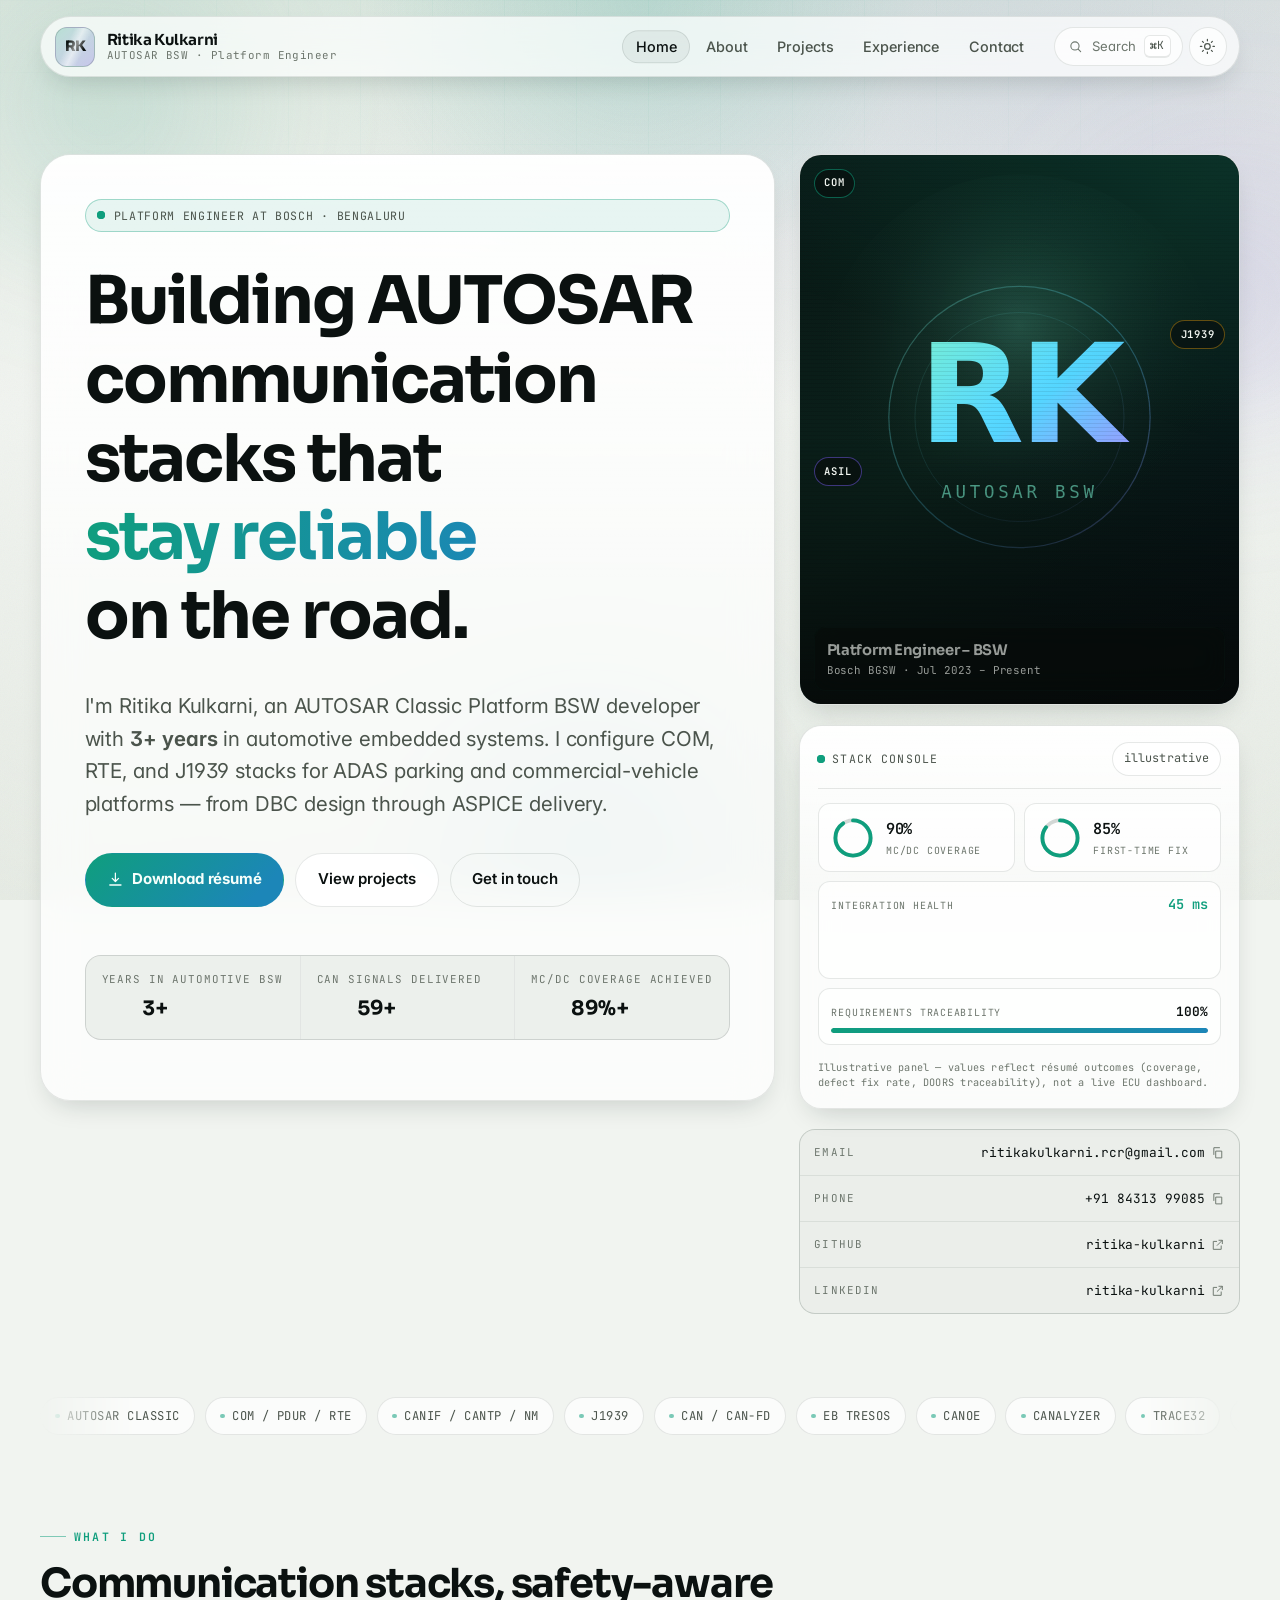
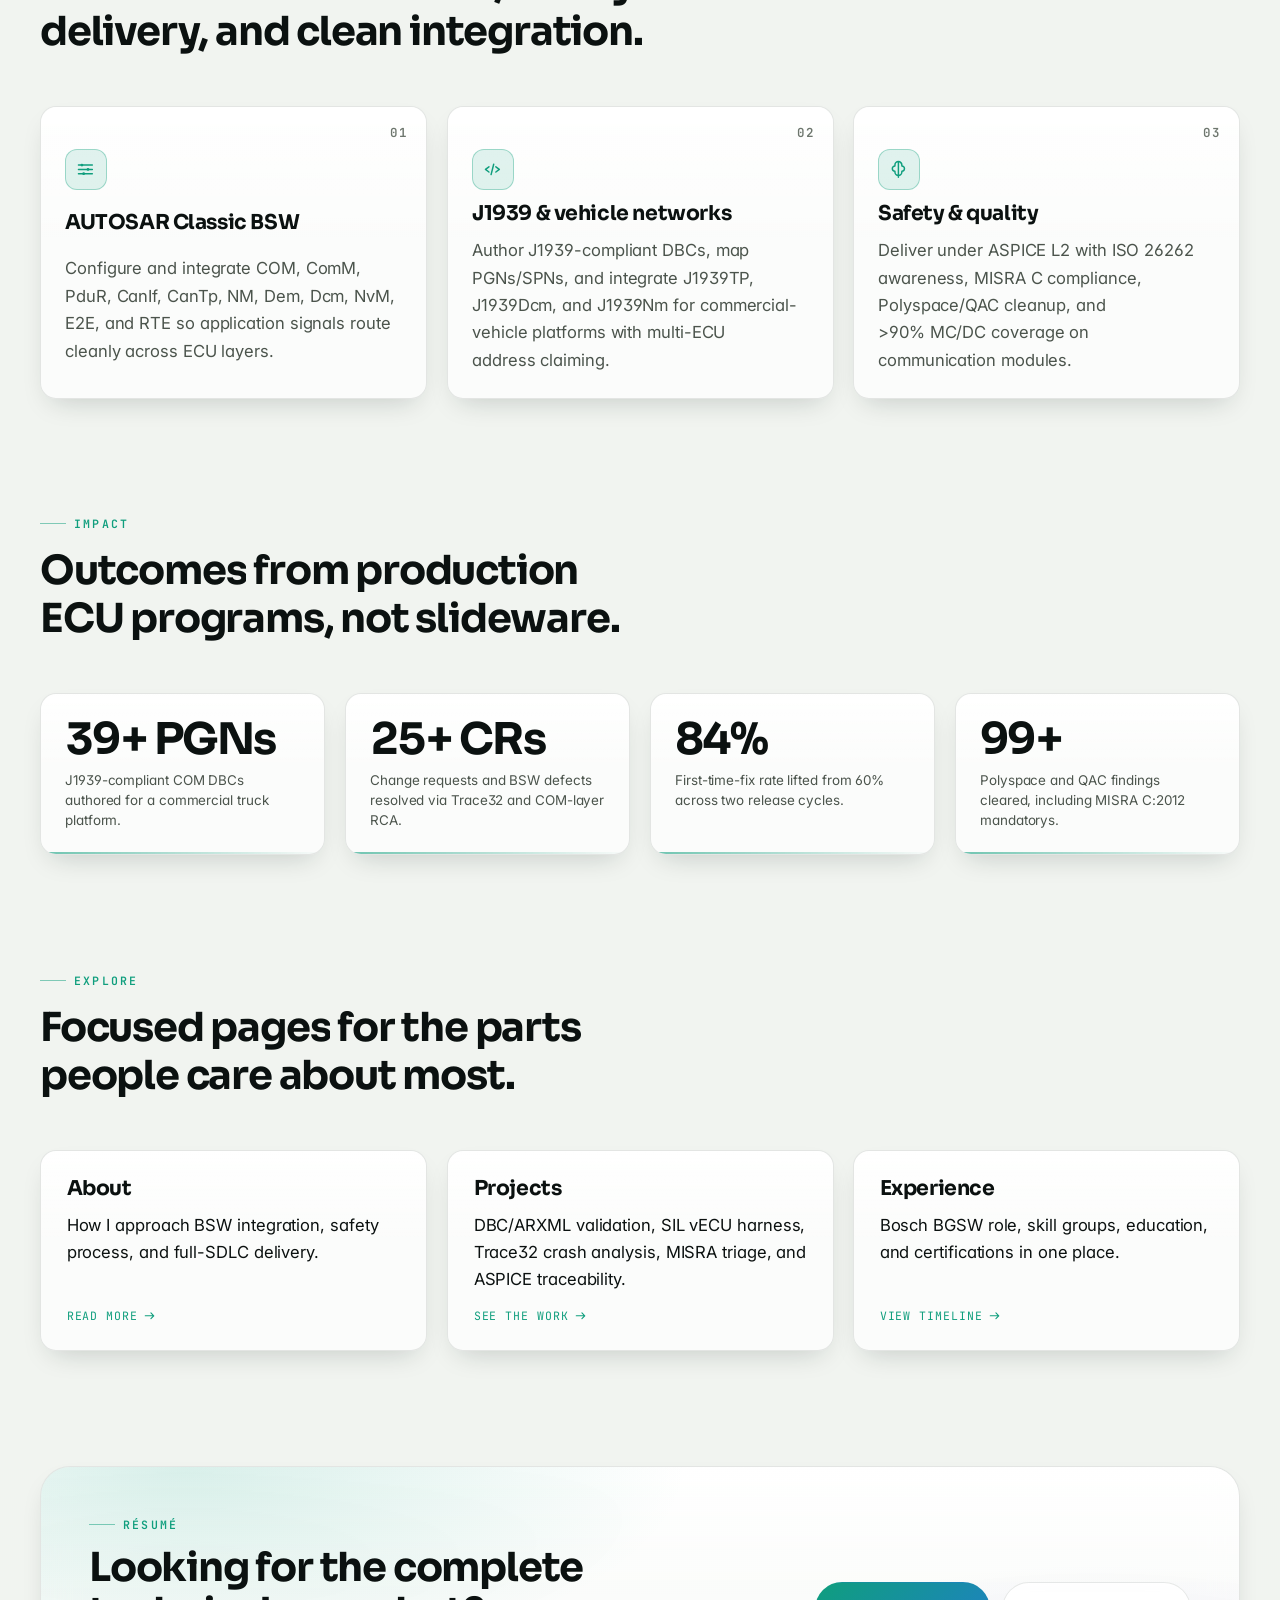
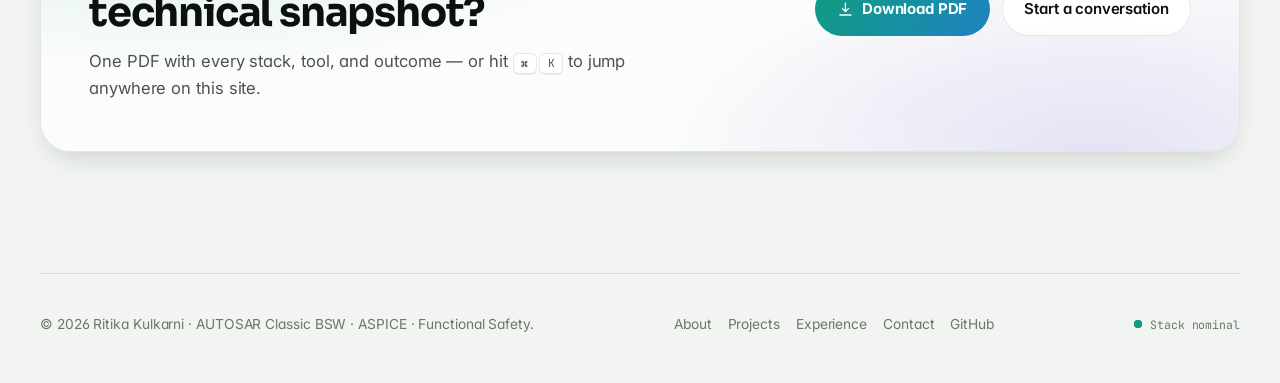
<file: index.html>
<!doctype html>
<html lang="en" data-theme="dark">
  <head>
    <meta charset="UTF-8" />
    <meta name="viewport" content="width=device-width, initial-scale=1" />
    <title>Ritika Kulkarni — Platform Engineer · AUTOSAR BSW</title>
    <meta
      name="description"
      content="Ritika Kulkarni is a Platform Engineer at Bosch Global Software Technologies specializing in AUTOSAR Classic BSW, J1939, CAN/CAN-FD, and ADAS USS parking systems."
    />
    <meta name="author" content="Ritika Kulkarni" />
    <meta name="theme-color" content="#0b0f0e" />
    <meta name="color-scheme" content="dark light" />
    <link rel="canonical" href="https://ritikakulkarni14.github.io/portfolio/" />
    <link rel="icon" href="assets/favicon.svg" type="image/svg+xml" />
    <link rel="apple-touch-icon" href="assets/favicon.svg" />
    <link rel="manifest" href="site.webmanifest" />

    <meta property="og:type" content="website" />
    <meta property="og:site_name" content="Ritika Kulkarni" />
    <meta property="og:title" content="Ritika Kulkarni — Platform Engineer · AUTOSAR BSW" />
    <meta
      property="og:description"
      content="AUTOSAR Classic BSW, J1939, and ADAS communication stacks — built for production ECUs."
    />
    <meta property="og:url" content="https://ritikakulkarni14.github.io/portfolio/" />
    <meta property="og:image" content="https://ritikakulkarni14.github.io/portfolio/assets/banner.jpg" />
    <meta name="twitter:card" content="summary_large_image" />
    <meta name="twitter:title" content="Ritika Kulkarni — Platform Engineer · AUTOSAR BSW" />
    <meta
      name="twitter:description"
      content="AUTOSAR Classic BSW, J1939, and ADAS communication stacks — built for production ECUs."
    />
    <meta name="twitter:image" content="https://ritikakulkarni14.github.io/portfolio/assets/banner.jpg" />

    <link rel="preconnect" href="https://fonts.googleapis.com" />
    <link rel="preconnect" href="https://fonts.gstatic.com" crossorigin />
    <link
      href="https://fonts.googleapis.com/css2?family=Inter:wght@300..700&amp;family=JetBrains+Mono:wght@400;600&amp;family=Sora:wght@500..800&amp;display=swap"
      rel="stylesheet"
    />
    <link rel="stylesheet" href="styles.css" />
    <link rel="preload" as="image" href="assets/portrait.svg" />

    <script src="theme.js"></script>
    <script defer src="main.js"></script>
    <script defer src="https://cdn.vercel-insights.com/v1/script.js"></script>

    <script type="application/ld+json">
      {
        "@context": "https://schema.org",
        "@type": "Person",
        "name": "Ritika Kulkarni",
        "jobTitle": "Platform Engineer – AUTOSAR BSW",
        "url": "https://ritikakulkarni14.github.io/portfolio/",
        "email": "mailto:ritikakulkarni.rcr@gmail.com",
        "image": "https://ritikakulkarni14.github.io/portfolio/assets/portrait.svg",
        "worksFor": { "@type": "Organization", "name": "Bosch Global Software Technologies" },
        "address": { "@type": "PostalAddress", "addressLocality": "Bengaluru", "addressCountry": "IN" },
        "sameAs": [
          "https://github.com/ritika-kulkarni",
          "https://www.linkedin.com/in/ritika-kulkarni-3937851b4"
        ],
        "knowsAbout": [
          "AUTOSAR Classic BSW",
          "J1939",
          "CAN",
          "CAN-FD",
          "ISO 26262",
          "ASPICE",
          "ADAS",
          "EB Tresos"
        ]
      }
    </script>
  </head>

  <body>
    <div class="preloader" aria-hidden="true">
      <div class="preloader__inner">
        <p class="preloader__mark">RK</p>
        <div class="preloader__track"></div>
      </div>
    </div>

    <a class="skip-link" href="#main">Skip to content</a>
    <div class="scroll-progress" aria-hidden="true"></div>

    <div class="atmosphere" aria-hidden="true">
      <span class="orb orb--mint"></span>
      <span class="orb orb--violet"></span>
      <span class="orb orb--cyan"></span>
      <div class="atmosphere__grid"></div>
      <div class="atmosphere__floor"></div>
      <div class="atmosphere__spotlight"></div>
      <div class="atmosphere__grain"></div>
      <div class="atmosphere__vignette"></div>
    </div>

    <header class="site-header">
      <a class="brand" href="index.html" aria-label="Ritika Kulkarni — home">
        <span class="brand__mark" aria-hidden="true">RK</span>
        <span class="brand__text">
          <span class="brand__name">Ritika Kulkarni</span>
          <span class="brand__role">AUTOSAR BSW · Platform Engineer</span>
        </span>
      </a>

      <nav class="site-nav" id="site-nav" aria-label="Primary">
        <a href="index.html">Home</a>
        <a href="about.html">About</a>
        <a href="projects.html">Projects</a>
        <a href="experience.html">Experience</a>
        <a href="contact.html">Contact</a>
      </nav>

      <div class="header-tools">
        <button class="cmd-trigger" type="button" data-palette-open aria-label="Open command palette">
          <svg viewBox="0 0 24 24" fill="none" stroke="currentColor" stroke-width="1.7" stroke-linecap="round" aria-hidden="true">
            <circle cx="11" cy="11" r="6.5" />
            <path d="m16 16 4 4" />
          </svg>
          <span class="cmd-trigger__label">Search</span>
          <kbd>⌘K</kbd>
        </button>

        <button class="icon-button" type="button" data-theme-toggle aria-label="Toggle light or dark theme">
          <svg class="icon-theme__moon" viewBox="0 0 24 24" fill="none" stroke="currentColor" stroke-width="1.7" stroke-linecap="round" stroke-linejoin="round" aria-hidden="true">
            <path d="M20 14.5A8.5 8.5 0 0 1 9.5 4a8.5 8.5 0 1 0 10.5 10.5Z" />
          </svg>
          <svg class="icon-theme__sun" viewBox="0 0 24 24" fill="none" stroke="currentColor" stroke-width="1.7" stroke-linecap="round" aria-hidden="true">
            <circle cx="12" cy="12" r="4" />
            <path d="M12 2v2m0 16v2M2 12h2m16 0h2M4.9 4.9l1.4 1.4m11.4 11.4 1.4 1.4m0-14.2-1.4 1.4M6.3 17.7l-1.4 1.4" />
          </svg>
        </button>

        <button class="icon-button nav-toggle" type="button" aria-expanded="false" aria-controls="site-nav" aria-label="Toggle navigation menu">
          <svg viewBox="0 0 24 24" fill="none" stroke="currentColor" stroke-width="1.8" stroke-linecap="round" aria-hidden="true">
            <path d="M4 7h16M4 12h16M4 17h16" />
          </svg>
        </button>
      </div>
    </header>

    <main id="main">
      <section class="shell hero">
        <div class="hero__main surface surface--glass surface--xl surface--glow" data-tilt="2">
          <p class="badge-live">
            <span class="pulse-dot" aria-hidden="true"></span>
            Platform Engineer at Bosch · Bengaluru
          </p>

          <h1 class="hero__title" data-split>
            Building AUTOSAR communication stacks that
            <span class="grad-text" data-split-atom>stay reliable</span>
            on the road.
          </h1>

          <p class="lede">
            I'm Ritika Kulkarni, an AUTOSAR Classic Platform BSW developer with
            <strong>3+ years</strong> in automotive embedded systems. I configure COM, RTE, and J1939
            stacks for ADAS parking and commercial-vehicle platforms — from DBC design through ASPICE
            delivery.
          </p>

          <div class="hero__actions">
            <a class="button button--primary" href="Ritika_Kulkarni_resume.pdf" download data-magnetic="6">
              <svg viewBox="0 0 24 24" fill="none" stroke="currentColor" stroke-width="1.8" stroke-linecap="round" stroke-linejoin="round" aria-hidden="true">
                <path d="M12 3v12m0 0 4.5-4.5M12 15l-4.5-4.5M4 20h16" />
              </svg>
              Download résumé
            </a>
            <a class="button" href="projects.html" data-magnetic="5">View projects</a>
            <a class="button button--ghost" href="contact.html" data-magnetic="5">Get in touch</a>
          </div>

          <dl class="stat-strip" data-reveal="fade">
            <div class="stat">
              <dt class="stat__label">Years in automotive BSW</dt>
              <dd class="stat__value" data-count="3" data-count-suffix="+">3+</dd>
            </div>
            <div class="stat">
              <dt class="stat__label">CAN signals delivered</dt>
              <dd class="stat__value" data-count="60" data-count-suffix="+">60+</dd>
            </div>
            <div class="stat">
              <dt class="stat__label">MC/DC coverage achieved</dt>
              <dd class="stat__value" data-count="90" data-count-suffix="%+">90%+</dd>
            </div>
          </dl>
        </div>

        <aside class="hero__aside" aria-label="Profile and stack console">
          <div class="portrait surface surface--glow" data-tilt="4">
            <img src="assets/portrait.svg" alt="Ritika Kulkarni monogram" width="900" height="900" fetchpriority="high" />
            <span class="signal signal--a">COM</span>
            <span class="signal signal--b">J1939</span>
            <span class="signal signal--c">ASIL</span>
            <div class="portrait__caption">
              <span>
                <strong>Platform Engineer – BSW</strong>
                <span>Bosch BGSW · Jul 2023 – Present</span>
              </span>
            </div>
          </div>

          <div class="console surface surface--glass" data-spark data-reveal="scale">
            <div class="console__bar">
              <p class="console__title">
                <span class="pulse-dot" aria-hidden="true"></span>
                Stack console
              </p>
              <span class="chip">illustrative</span>
            </div>

            <div class="console__grid">
              <div class="gauge" data-gauge="90">
                <svg class="gauge__ring" viewBox="0 0 40 40" aria-hidden="true">
                  <circle class="gauge__track" cx="20" cy="20" r="16" />
                  <circle class="gauge__value" cx="20" cy="20" r="16" />
                </svg>
                <span class="gauge__text">
                  <span class="gauge__num" data-gauge-value="90" data-gauge-suffix="%">90%</span>
                  <span class="gauge__label">MC/DC coverage</span>
                </span>
              </div>

              <div class="gauge" data-gauge="85">
                <svg class="gauge__ring" viewBox="0 0 40 40" aria-hidden="true">
                  <circle class="gauge__track" cx="20" cy="20" r="16" />
                  <circle class="gauge__value" cx="20" cy="20" r="16" />
                </svg>
                <span class="gauge__text">
                  <span class="gauge__num" data-gauge-value="85" data-gauge-suffix="%">85%</span>
                  <span class="gauge__label">First-time fix</span>
                </span>
              </div>

              <div class="spark">
                <div class="spark__head">
                  <span>Integration health</span>
                  <strong data-spark-value>stable</strong>
                </div>
                <canvas width="320" height="46" role="img" aria-label="Simulated integration health trend"></canvas>
              </div>

              <div class="meter" data-meter="100">
                <div class="meter__head">
                  <span>Requirements traceability</span>
                  <strong>100%</strong>
                </div>
                <div class="meter__track"><div class="meter__fill"></div></div>
              </div>
            </div>

            <p class="console__note">
              Illustrative panel — values reflect résumé outcomes (coverage, defect fix rate, DOORS
              traceability), not a live ECU dashboard.
            </p>
          </div>

          <div class="detail-list">
            <button class="detail-row" type="button" data-copy="ritikakulkarni.rcr@gmail.com" data-copy-label="Email address">
              <span>Email</span>
              <span class="detail-row__value">
                ritikakulkarni.rcr@gmail.com
                <svg viewBox="0 0 24 24" fill="none" stroke="currentColor" stroke-width="1.7" stroke-linecap="round" stroke-linejoin="round" aria-hidden="true">
                  <path d="M9 9h10v12H9zM5 15V3h10" />
                </svg>
              </span>
            </button>
            <button class="detail-row" type="button" data-copy="+91 84313 99085" data-copy-label="Phone number">
              <span>Phone</span>
              <span class="detail-row__value">
                +91 84313 99085
                <svg viewBox="0 0 24 24" fill="none" stroke="currentColor" stroke-width="1.7" stroke-linecap="round" stroke-linejoin="round" aria-hidden="true">
                  <path d="M9 9h10v12H9zM5 15V3h10" />
                </svg>
              </span>
            </button>
            <a class="detail-row" href="https://github.com/ritika-kulkarni" target="_blank" rel="noreferrer">
              <span>GitHub</span>
              <span class="detail-row__value">
                ritika-kulkarni
                <svg viewBox="0 0 24 24" fill="none" stroke="currentColor" stroke-width="1.7" stroke-linecap="round" stroke-linejoin="round" aria-hidden="true">
                  <path d="M14 4h6v6M20 4l-9 9M18 14v6H4V6h6" />
                </svg>
              </span>
            </a>
            <a class="detail-row" href="https://www.linkedin.com/in/ritika-kulkarni-3937851b4" target="_blank" rel="noreferrer">
              <span>LinkedIn</span>
              <span class="detail-row__value">
                ritika-kulkarni
                <svg viewBox="0 0 24 24" fill="none" stroke="currentColor" stroke-width="1.7" stroke-linecap="round" stroke-linejoin="round" aria-hidden="true">
                  <path d="M14 4h6v6M20 4l-9 9M18 14v6H4V6h6" />
                </svg>
              </span>
            </a>
          </div>
        </aside>
      </section>

      <div class="shell section--tight">
        <div class="marquee" aria-label="Tools and technologies I work with">
          <div class="marquee__track">
            <span class="marquee__item">AUTOSAR Classic</span>
            <span class="marquee__item">COM / PduR / RTE</span>
            <span class="marquee__item">CanIf / CanTp / NM</span>
            <span class="marquee__item">J1939</span>
            <span class="marquee__item">CAN / CAN-FD</span>
            <span class="marquee__item">EB Tresos</span>
            <span class="marquee__item">CANoe</span>
            <span class="marquee__item">CANalyzer</span>
            <span class="marquee__item">Trace32</span>
            <span class="marquee__item">ISO 26262</span>
            <span class="marquee__item">MISRA C</span>
            <span class="marquee__item">Polyspace</span>
            <span class="marquee__item">QAC</span>
            <span class="marquee__item">GTest</span>
            <span class="marquee__item">ASPICE</span>
            <span class="marquee__item">IBM DOORS</span>
            <span class="marquee__item">SOME/IP</span>
            <span class="marquee__item">C / C++</span>
            <span class="marquee__item">Python</span>
          </div>
        </div>
      </div>

      <section class="shell section" id="focus" data-section="Focus">
        <div class="section__head" data-reveal>
          <p class="eyebrow">What I do</p>
          <h2 data-split="onscroll">Communication stacks, safety-aware delivery, and clean integration.</h2>
        </div>

        <div class="grid grid--3" data-stagger>
          <article class="card surface surface--glow card--numbered" data-tilt="4">
            <span class="card__index">01</span>
            <span class="card__icon" aria-hidden="true">
              <svg viewBox="0 0 24 24" fill="none" stroke="currentColor" stroke-width="1.7" stroke-linecap="round" stroke-linejoin="round">
                <path d="M4 7h16M4 12h16M4 17h16" />
                <circle cx="8" cy="7" r="1.6" fill="currentColor" stroke="none" />
                <circle cx="15" cy="12" r="1.6" fill="currentColor" stroke="none" />
                <circle cx="10" cy="17" r="1.6" fill="currentColor" stroke="none" />
              </svg>
            </span>
            <h3>AUTOSAR Classic BSW</h3>
            <p>
              Configure and integrate COM, ComM, PduR, CanIf, CanTp, NM, Dem, Dcm, NvM, E2E, and RTE
              so application signals route cleanly across ECU layers.
            </p>
          </article>

          <article class="card surface surface--glow card--numbered" data-tilt="4">
            <span class="card__index">02</span>
            <span class="card__icon" aria-hidden="true">
              <svg viewBox="0 0 24 24" fill="none" stroke="currentColor" stroke-width="1.7" stroke-linecap="round" stroke-linejoin="round">
                <path d="m8 9-4 3 4 3M16 9l4 3-4 3M13.5 6l-3 12" />
              </svg>
            </span>
            <h3>J1939 &amp; vehicle networks</h3>
            <p>
              Author J1939-compliant DBCs, map PGNs/SPNs, and integrate J1939TP, J1939Dcm, and J1939Nm
              for commercial-vehicle platforms with multi-ECU address claiming.
            </p>
          </article>

          <article class="card surface surface--glow card--numbered" data-tilt="4">
            <span class="card__index">03</span>
            <span class="card__icon" aria-hidden="true">
              <svg viewBox="0 0 24 24" fill="none" stroke="currentColor" stroke-width="1.7" stroke-linecap="round" stroke-linejoin="round">
                <path d="M12 3a4 4 0 0 0-4 4v1a3 3 0 0 0 0 6v1a4 4 0 0 0 8 0v-1a3 3 0 0 0 0-6V7a4 4 0 0 0-4-4ZM12 3v18" />
              </svg>
            </span>
            <h3>Safety &amp; quality</h3>
            <p>
              Deliver under ASPICE L2 with ISO 26262 awareness, MISRA C compliance, Polyspace/QAC
              cleanup, and &gt;90% MC/DC coverage on communication modules.
            </p>
          </article>
        </div>
      </section>

      <section class="shell section" id="impact" data-section="Impact">
        <div class="section__head" data-reveal>
          <p class="eyebrow">Impact</p>
          <h2 data-split="onscroll">Outcomes from production ECU programs, not slideware.</h2>
        </div>

        <div class="grid grid--4" data-stagger>
          <article class="metric surface surface--glow" data-tilt="5">
            <span class="metric__value" data-count="40" data-count-suffix="+ PGNs">40+ PGNs</span>
            <span class="metric__label">J1939-compliant COM DBCs authored for a commercial truck platform.</span>
          </article>
          <article class="metric surface surface--glow" data-tilt="5">
            <span class="metric__value" data-count="25" data-count-suffix="+ CRs">25+ CRs</span>
            <span class="metric__label">Change requests and BSW defects resolved via Trace32 and COM-layer RCA.</span>
          </article>
          <article class="metric surface surface--glow" data-tilt="5">
            <span class="metric__value" data-count="85" data-count-suffix="%">85%</span>
            <span class="metric__label">First-time-fix rate lifted from 60% across two release cycles.</span>
          </article>
          <article class="metric surface surface--glow" data-tilt="5">
            <span class="metric__value" data-count="100" data-count-suffix="+">100+</span>
            <span class="metric__label">Polyspace and QAC findings cleared, including MISRA C:2012 mandatorys.</span>
          </article>
        </div>
      </section>

      <section class="shell section" id="explore" data-section="Explore">
        <div class="section__head" data-reveal>
          <p class="eyebrow">Explore</p>
          <h2 data-split="onscroll">Focused pages for the parts people care about most.</h2>
        </div>

        <div class="grid grid--3" data-stagger>
          <a class="link-card surface surface--glow" href="about.html" data-tilt="4">
            <h3>About</h3>
            <p>How I approach BSW integration, safety process, and full-SDLC delivery.</p>
            <span class="link-card__arrow">
              Read more
              <svg viewBox="0 0 24 24" fill="none" stroke="currentColor" stroke-width="2" stroke-linecap="round" stroke-linejoin="round" aria-hidden="true">
                <path d="M4 12h15m0 0-5-5m5 5-5 5" />
              </svg>
            </span>
          </a>
          <a class="link-card surface surface--glow" href="projects.html" data-tilt="4">
            <h3>Projects</h3>
            <p>DBC/ARXML validation, SIL vECU harness, Trace32 crash analysis, MISRA triage, and ASPICE traceability.</p>
            <span class="link-card__arrow">
              See the work
              <svg viewBox="0 0 24 24" fill="none" stroke="currentColor" stroke-width="2" stroke-linecap="round" stroke-linejoin="round" aria-hidden="true">
                <path d="M4 12h15m0 0-5-5m5 5-5 5" />
              </svg>
            </span>
          </a>
          <a class="link-card surface surface--glow" href="experience.html" data-tilt="4">
            <h3>Experience</h3>
            <p>Bosch BGSW role, skill groups, education, and certifications in one place.</p>
            <span class="link-card__arrow">
              View timeline
              <svg viewBox="0 0 24 24" fill="none" stroke="currentColor" stroke-width="2" stroke-linecap="round" stroke-linejoin="round" aria-hidden="true">
                <path d="M4 12h15m0 0-5-5m5 5-5 5" />
              </svg>
            </span>
          </a>
        </div>
      </section>

      <section class="shell section" id="resume" data-section="Résumé">
        <div class="cta surface surface--glass surface--xl" data-reveal="scale">
          <div class="cta__copy">
            <p class="eyebrow">Résumé</p>
            <h2>Looking for the complete technical snapshot?</h2>
            <p class="body-dim">
              One PDF with every stack, tool, and outcome — or hit
              <span class="kbd-combo"><kbd>⌘</kbd><kbd>K</kbd></span> to jump anywhere on this site.
            </p>
          </div>
          <div class="cluster">
            <a class="button button--primary" href="Ritika_Kulkarni_resume.pdf" download data-magnetic="6">
              <svg viewBox="0 0 24 24" fill="none" stroke="currentColor" stroke-width="1.8" stroke-linecap="round" stroke-linejoin="round" aria-hidden="true">
                <path d="M12 3v12m0 0 4.5-4.5M12 15l-4.5-4.5M4 20h16" />
              </svg>
              Download PDF
            </a>
            <a class="button" href="contact.html" data-magnetic="5">Start a conversation</a>
          </div>
        </div>
      </section>
    </main>

    <footer class="site-footer">
      <p>© 2026 Ritika Kulkarni · AUTOSAR Classic BSW · ASPICE · Functional Safety.</p>
      <nav class="site-footer__links" aria-label="Footer">
        <a href="about.html">About</a>
        <a href="projects.html">Projects</a>
        <a href="experience.html">Experience</a>
        <a href="contact.html">Contact</a>
        <a href="https://github.com/ritika-kulkarni" target="_blank" rel="noreferrer">GitHub</a>
      </nav>
      <p class="site-footer__meta">
        <span class="pulse-dot" aria-hidden="true"></span>
        Stack nominal
      </p>
    </footer>

    <button class="to-top" type="button" aria-label="Back to top">
      <svg viewBox="0 0 24 24" fill="none" stroke="currentColor" stroke-width="1.9" stroke-linecap="round" stroke-linejoin="round" aria-hidden="true">
        <path d="M12 20V5m0 0-6 6m6-6 6 6" />
      </svg>
    </button>
  </body>
</html>
</file>
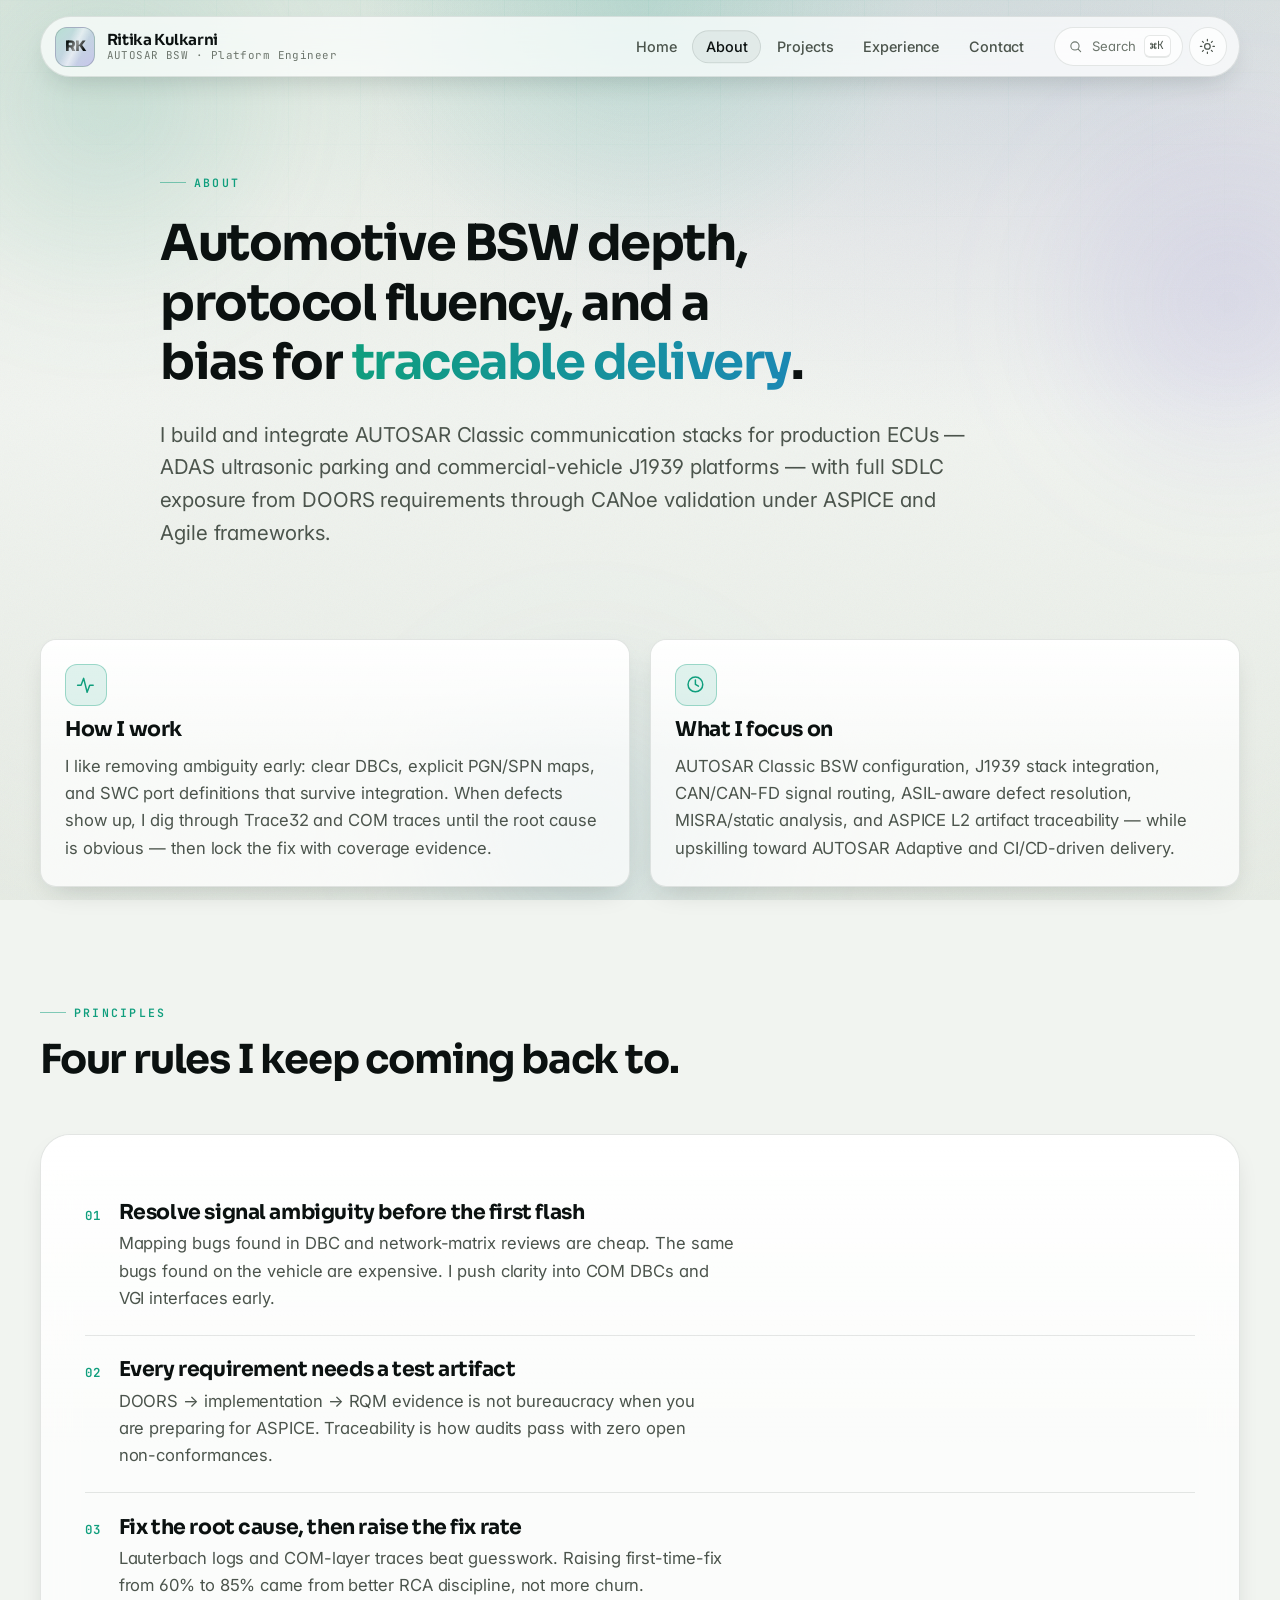
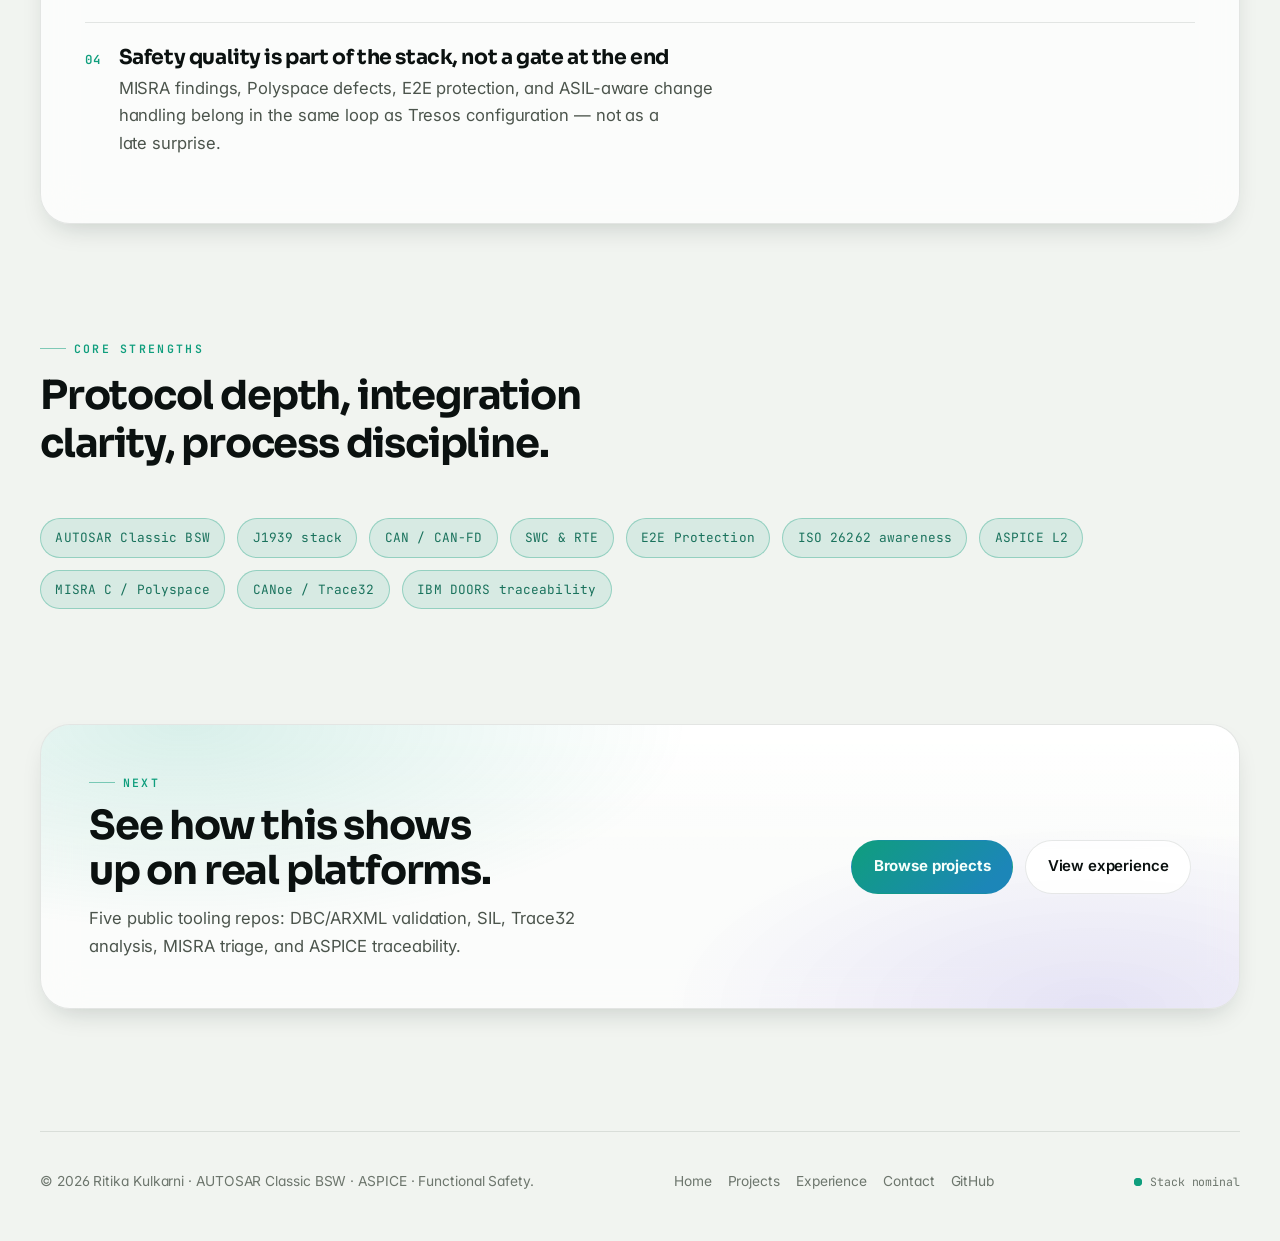
<file: about.html>
<!doctype html>
<html lang="en" data-theme="dark">
  <head>
    <meta charset="UTF-8" />
    <meta name="viewport" content="width=device-width, initial-scale=1" />
    <title>About — Ritika Kulkarni</title>
    <meta
      name="description"
      content="How Ritika Kulkarni approaches AUTOSAR Classic BSW: clean COM/RTE integration, J1939 networks, safety-aware defect resolution, and ASPICE-grade delivery."
    />
    <meta name="theme-color" content="#0b0f0e" />
    <meta name="color-scheme" content="dark light" />
    <link rel="canonical" href="https://ritikakulkarni14.github.io/portfolio/about.html" />
    <link rel="icon" href="assets/favicon.svg" type="image/svg+xml" />
    <link rel="apple-touch-icon" href="assets/favicon.svg" />
    <link rel="manifest" href="site.webmanifest" />

    <meta property="og:type" content="profile" />
    <meta property="og:site_name" content="Ritika Kulkarni" />
    <meta property="og:title" content="About — Ritika Kulkarni" />
    <meta
      property="og:description"
      content="Automotive BSW depth, protocol fluency, and a bias for traceable delivery."
    />
    <meta property="og:url" content="https://ritikakulkarni14.github.io/portfolio/about.html" />
    <meta property="og:image" content="https://ritikakulkarni14.github.io/portfolio/assets/banner.jpg" />
    <meta name="twitter:card" content="summary_large_image" />

    <link rel="preconnect" href="https://fonts.googleapis.com" />
    <link rel="preconnect" href="https://fonts.gstatic.com" crossorigin />
    <link
      href="https://fonts.googleapis.com/css2?family=Inter:wght@300..700&amp;family=JetBrains+Mono:wght@400;600&amp;family=Sora:wght@500..800&amp;display=swap"
      rel="stylesheet"
    />
    <link rel="stylesheet" href="styles.css" />

    <script src="theme.js"></script>
    <script defer src="main.js"></script>
    <script defer src="https://cdn.vercel-insights.com/v1/script.js"></script>
  </head>

  <body>
    <div class="preloader" aria-hidden="true">
      <div class="preloader__inner">
        <p class="preloader__mark">RK</p>
        <div class="preloader__track"></div>
      </div>
    </div>

    <a class="skip-link" href="#main">Skip to content</a>
    <div class="scroll-progress" aria-hidden="true"></div>

    <div class="atmosphere" aria-hidden="true">
      <span class="orb orb--mint"></span>
      <span class="orb orb--violet"></span>
      <span class="orb orb--cyan"></span>
      <div class="atmosphere__grid"></div>
      <div class="atmosphere__floor"></div>
      <div class="atmosphere__spotlight"></div>
      <div class="atmosphere__grain"></div>
      <div class="atmosphere__vignette"></div>
    </div>

    <header class="site-header">
      <a class="brand" href="index.html" aria-label="Ritika Kulkarni — home">
        <span class="brand__mark" aria-hidden="true">RK</span>
        <span class="brand__text">
          <span class="brand__name">Ritika Kulkarni</span>
          <span class="brand__role">AUTOSAR BSW · Platform Engineer</span>
        </span>
      </a>

      <nav class="site-nav" id="site-nav" aria-label="Primary">
        <a href="index.html">Home</a>
        <a href="about.html">About</a>
        <a href="projects.html">Projects</a>
        <a href="experience.html">Experience</a>
        <a href="contact.html">Contact</a>
      </nav>

      <div class="header-tools">
        <button class="cmd-trigger" type="button" data-palette-open aria-label="Open command palette">
          <svg viewBox="0 0 24 24" fill="none" stroke="currentColor" stroke-width="1.7" stroke-linecap="round" aria-hidden="true">
            <circle cx="11" cy="11" r="6.5" />
            <path d="m16 16 4 4" />
          </svg>
          <span class="cmd-trigger__label">Search</span>
          <kbd>⌘K</kbd>
        </button>

        <button class="icon-button" type="button" data-theme-toggle aria-label="Toggle light or dark theme">
          <svg class="icon-theme__moon" viewBox="0 0 24 24" fill="none" stroke="currentColor" stroke-width="1.7" stroke-linecap="round" stroke-linejoin="round" aria-hidden="true">
            <path d="M20 14.5A8.5 8.5 0 0 1 9.5 4a8.5 8.5 0 1 0 10.5 10.5Z" />
          </svg>
          <svg class="icon-theme__sun" viewBox="0 0 24 24" fill="none" stroke="currentColor" stroke-width="1.7" stroke-linecap="round" aria-hidden="true">
            <circle cx="12" cy="12" r="4" />
            <path d="M12 2v2m0 16v2M2 12h2m16 0h2M4.9 4.9l1.4 1.4m11.4 11.4 1.4 1.4m0-14.2-1.4 1.4M6.3 17.7l-1.4 1.4" />
          </svg>
        </button>

        <button class="icon-button nav-toggle" type="button" aria-expanded="false" aria-controls="site-nav" aria-label="Toggle navigation menu">
          <svg viewBox="0 0 24 24" fill="none" stroke="currentColor" stroke-width="1.8" stroke-linecap="round" aria-hidden="true">
            <path d="M4 7h16M4 12h16M4 17h16" />
          </svg>
        </button>
      </div>
    </header>

    <main id="main">
      <section class="shell page-hero">
        <p class="eyebrow" data-reveal="fade">About</p>
        <h1 class="page-hero__title" data-split>
          Automotive BSW depth, protocol fluency, and a bias for
          <span class="grad-text" data-split-atom>traceable delivery</span>.
        </h1>
        <p class="lede" data-reveal>
          I build and integrate AUTOSAR Classic communication stacks for production ECUs — ADAS
          ultrasonic parking and commercial-vehicle J1939 platforms — with full SDLC exposure from
          DOORS requirements through CANoe validation under ASPICE and Agile frameworks.
        </p>
      </section>

      <section class="shell section" id="approach" data-section="Approach">
        <div class="grid grid--2" data-stagger>
          <article class="card surface surface--glow surface--pad" data-tilt="3">
            <span class="card__icon" aria-hidden="true">
              <svg viewBox="0 0 24 24" fill="none" stroke="currentColor" stroke-width="1.7" stroke-linecap="round" stroke-linejoin="round">
                <path d="M3 13h4l3-8 4 16 3-8h4" />
              </svg>
            </span>
            <h3>How I work</h3>
            <p>
              I like removing ambiguity early: clear DBCs, explicit PGN/SPN maps, and SWC port
              definitions that survive integration. When defects show up, I dig through Trace32 and
              COM traces until the root cause is obvious — then lock the fix with coverage evidence.
            </p>
          </article>

          <article class="card surface surface--glow surface--pad" data-tilt="3">
            <span class="card__icon" aria-hidden="true">
              <svg viewBox="0 0 24 24" fill="none" stroke="currentColor" stroke-width="1.7" stroke-linecap="round" stroke-linejoin="round">
                <circle cx="12" cy="12" r="8.5" />
                <path d="M12 7v5l3.5 2" />
              </svg>
            </span>
            <h3>What I focus on</h3>
            <p>
              AUTOSAR Classic BSW configuration, J1939 stack integration, CAN/CAN-FD signal routing,
              ASIL-aware defect resolution, MISRA/static analysis, and ASPICE L2 artifact
              traceability — while upskilling toward AUTOSAR Adaptive and CI/CD-driven delivery.
            </p>
          </article>
        </div>
      </section>

      <section class="shell section" id="principles" data-section="Principles">
        <div class="section__head" data-reveal>
          <p class="eyebrow">Principles</p>
          <h2 data-split="onscroll">Four rules I keep coming back to.</h2>
        </div>

        <div class="surface surface--glass surface--xl surface--pad-lg" data-reveal>
          <div class="principle">
            <span class="principle__num">01</span>
            <div>
              <h3>Resolve signal ambiguity before the first flash</h3>
              <p>
                Mapping bugs found in DBC and network-matrix reviews are cheap. The same bugs found on
                the vehicle are expensive. I push clarity into COM DBCs and VGI interfaces early.
              </p>
            </div>
          </div>

          <div class="principle">
            <span class="principle__num">02</span>
            <div>
              <h3>Every requirement needs a test artifact</h3>
              <p>
                DOORS → implementation → RQM evidence is not bureaucracy when you are preparing for
                ASPICE. Traceability is how audits pass with zero open non-conformances.
              </p>
            </div>
          </div>

          <div class="principle">
            <span class="principle__num">03</span>
            <div>
              <h3>Fix the root cause, then raise the fix rate</h3>
              <p>
                Lauterbach logs and COM-layer traces beat guesswork. Raising first-time-fix from 60%
                to 85% came from better RCA discipline, not more churn.
              </p>
            </div>
          </div>

          <div class="principle">
            <span class="principle__num">04</span>
            <div>
              <h3>Safety quality is part of the stack, not a gate at the end</h3>
              <p>
                MISRA findings, Polyspace defects, E2E protection, and ASIL-aware change handling
                belong in the same loop as Tresos configuration — not as a late surprise.
              </p>
            </div>
          </div>
        </div>
      </section>

      <section class="shell section" id="strengths" data-section="Strengths">
        <div class="section__head" data-reveal>
          <p class="eyebrow">Core strengths</p>
          <h2 data-split="onscroll">Protocol depth, integration clarity, process discipline.</h2>
        </div>

        <div class="cluster" data-reveal>
          <span class="chip chip--accent chip--lg">AUTOSAR Classic BSW</span>
          <span class="chip chip--accent chip--lg">J1939 stack</span>
          <span class="chip chip--accent chip--lg">CAN / CAN-FD</span>
          <span class="chip chip--accent chip--lg">SWC &amp; RTE</span>
          <span class="chip chip--accent chip--lg">E2E Protection</span>
          <span class="chip chip--accent chip--lg">ISO 26262 awareness</span>
          <span class="chip chip--accent chip--lg">ASPICE L2</span>
          <span class="chip chip--accent chip--lg">MISRA C / Polyspace</span>
          <span class="chip chip--accent chip--lg">CANoe / Trace32</span>
          <span class="chip chip--accent chip--lg">IBM DOORS traceability</span>
        </div>
      </section>

      <section class="shell section" id="next" data-section="Next">
        <div class="cta surface surface--glass surface--xl" data-reveal="scale">
          <div class="cta__copy">
            <p class="eyebrow">Next</p>
            <h2>See how this shows up on real platforms.</h2>
            <p class="body-dim">Five public tooling repos: DBC/ARXML validation, SIL, Trace32 analysis, MISRA triage, and ASPICE traceability.</p>
          </div>
          <div class="cluster">
            <a class="button button--primary" href="projects.html" data-magnetic="6">Browse projects</a>
            <a class="button" href="experience.html" data-magnetic="5">View experience</a>
          </div>
        </div>
      </section>
    </main>

    <footer class="site-footer">
      <p>© 2026 Ritika Kulkarni · AUTOSAR Classic BSW · ASPICE · Functional Safety.</p>
      <nav class="site-footer__links" aria-label="Footer">
        <a href="index.html">Home</a>
        <a href="projects.html">Projects</a>
        <a href="experience.html">Experience</a>
        <a href="contact.html">Contact</a>
        <a href="https://github.com/ritika-kulkarni" target="_blank" rel="noreferrer">GitHub</a>
      </nav>
      <p class="site-footer__meta">
        <span class="pulse-dot" aria-hidden="true"></span>
        Stack nominal
      </p>
    </footer>

    <button class="to-top" type="button" aria-label="Back to top">
      <svg viewBox="0 0 24 24" fill="none" stroke="currentColor" stroke-width="1.9" stroke-linecap="round" stroke-linejoin="round" aria-hidden="true">
        <path d="M12 20V5m0 0-6 6m6-6 6 6" />
      </svg>
    </button>
  </body>
</html>
</file>
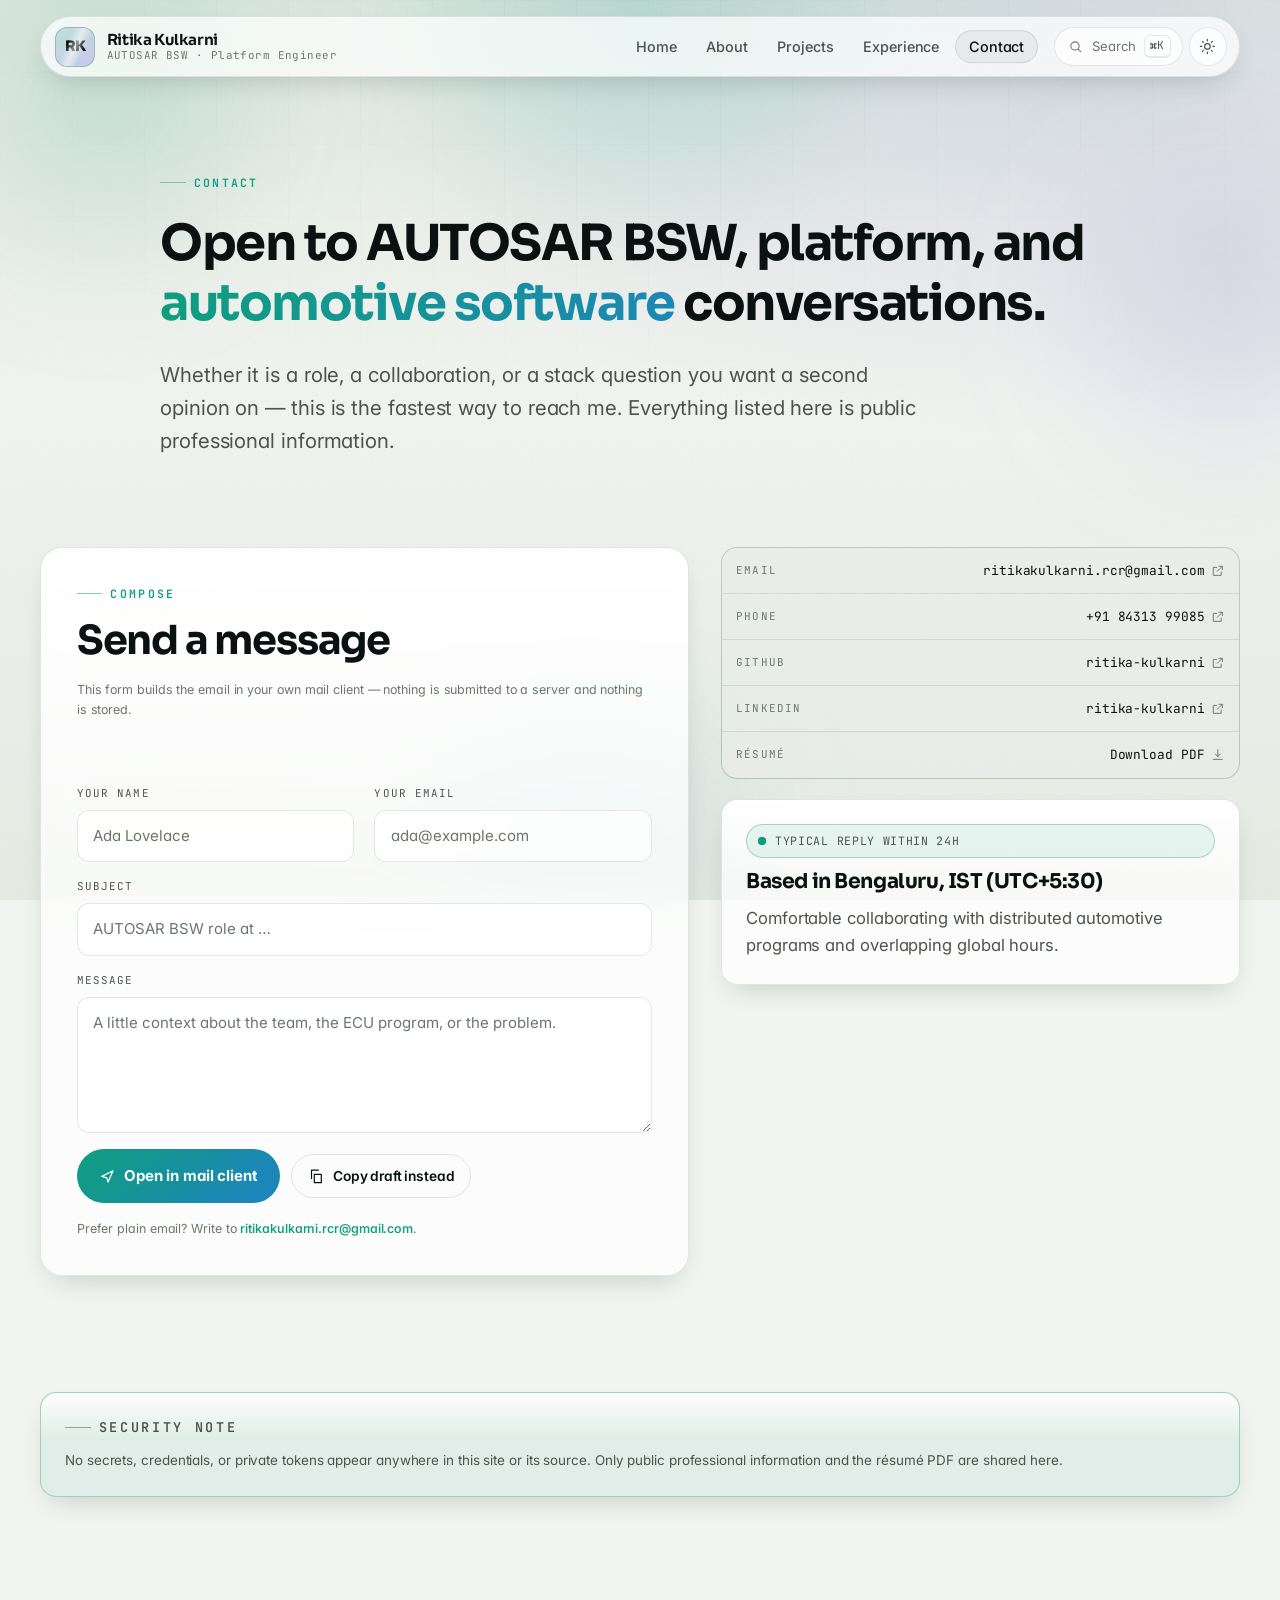
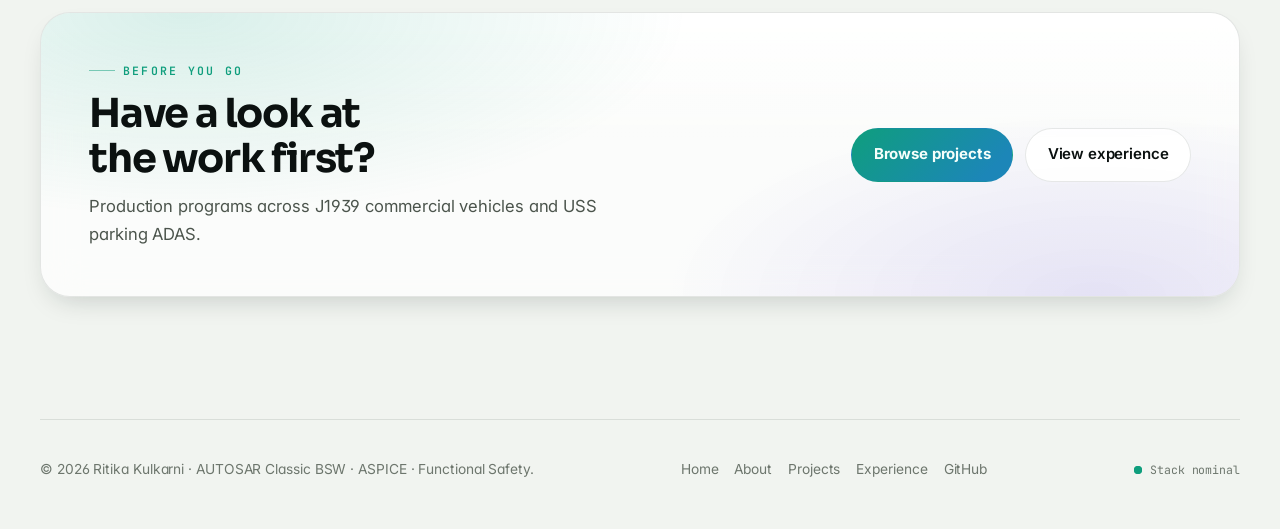
<file: contact.html>
<!doctype html>
<html lang="en" data-theme="dark">
  <head>
    <meta charset="UTF-8" />
    <meta name="viewport" content="width=device-width, initial-scale=1" />
    <title>Contact — Ritika Kulkarni</title>
    <meta
      name="description"
      content="Get in touch with Ritika Kulkarni about AUTOSAR Classic BSW, J1939, ADAS communication stacks, and platform engineering roles or collaborations."
    />
    <meta name="theme-color" content="#0b0f0e" />
    <meta name="color-scheme" content="dark light" />
    <link rel="canonical" href="https://ritikakulkarni14.github.io/portfolio/contact.html" />
    <link rel="icon" href="assets/favicon.svg" type="image/svg+xml" />
    <link rel="apple-touch-icon" href="assets/favicon.svg" />
    <link rel="manifest" href="site.webmanifest" />

    <meta property="og:type" content="website" />
    <meta property="og:site_name" content="Ritika Kulkarni" />
    <meta property="og:title" content="Contact — Ritika Kulkarni" />
    <meta
      property="og:description"
      content="Open to AUTOSAR BSW, embedded platform, and automotive software conversations."
    />
    <meta property="og:url" content="https://ritikakulkarni14.github.io/portfolio/contact.html" />
    <meta property="og:image" content="https://ritikakulkarni14.github.io/portfolio/assets/banner.jpg" />
    <meta name="twitter:card" content="summary_large_image" />

    <link rel="preconnect" href="https://fonts.googleapis.com" />
    <link rel="preconnect" href="https://fonts.gstatic.com" crossorigin />
    <link
      href="https://fonts.googleapis.com/css2?family=Inter:wght@300..700&amp;family=JetBrains+Mono:wght@400;600&amp;family=Sora:wght@500..800&amp;display=swap"
      rel="stylesheet"
    />
    <link rel="stylesheet" href="styles.css" />

    <script src="theme.js"></script>
    <script defer src="main.js"></script>
    <script defer src="https://cdn.vercel-insights.com/v1/script.js"></script>
  </head>

  <body>
    <div class="preloader" aria-hidden="true">
      <div class="preloader__inner">
        <p class="preloader__mark">RK</p>
        <div class="preloader__track"></div>
      </div>
    </div>

    <a class="skip-link" href="#main">Skip to content</a>
    <div class="scroll-progress" aria-hidden="true"></div>

    <div class="atmosphere" aria-hidden="true">
      <span class="orb orb--mint"></span>
      <span class="orb orb--violet"></span>
      <span class="orb orb--cyan"></span>
      <div class="atmosphere__grid"></div>
      <div class="atmosphere__floor"></div>
      <div class="atmosphere__spotlight"></div>
      <div class="atmosphere__grain"></div>
      <div class="atmosphere__vignette"></div>
    </div>

    <header class="site-header">
      <a class="brand" href="index.html" aria-label="Ritika Kulkarni — home">
        <span class="brand__mark" aria-hidden="true">RK</span>
        <span class="brand__text">
          <span class="brand__name">Ritika Kulkarni</span>
          <span class="brand__role">AUTOSAR BSW · Platform Engineer</span>
        </span>
      </a>

      <nav class="site-nav" id="site-nav" aria-label="Primary">
        <a href="index.html">Home</a>
        <a href="about.html">About</a>
        <a href="projects.html">Projects</a>
        <a href="experience.html">Experience</a>
        <a href="contact.html">Contact</a>
      </nav>

      <div class="header-tools">
        <button class="cmd-trigger" type="button" data-palette-open aria-label="Open command palette">
          <svg viewBox="0 0 24 24" fill="none" stroke="currentColor" stroke-width="1.7" stroke-linecap="round" aria-hidden="true">
            <circle cx="11" cy="11" r="6.5" />
            <path d="m16 16 4 4" />
          </svg>
          <span class="cmd-trigger__label">Search</span>
          <kbd>⌘K</kbd>
        </button>

        <button class="icon-button" type="button" data-theme-toggle aria-label="Toggle light or dark theme">
          <svg class="icon-theme__moon" viewBox="0 0 24 24" fill="none" stroke="currentColor" stroke-width="1.7" stroke-linecap="round" stroke-linejoin="round" aria-hidden="true">
            <path d="M20 14.5A8.5 8.5 0 0 1 9.5 4a8.5 8.5 0 1 0 10.5 10.5Z" />
          </svg>
          <svg class="icon-theme__sun" viewBox="0 0 24 24" fill="none" stroke="currentColor" stroke-width="1.7" stroke-linecap="round" aria-hidden="true">
            <circle cx="12" cy="12" r="4" />
            <path d="M12 2v2m0 16v2M2 12h2m16 0h2M4.9 4.9l1.4 1.4m11.4 11.4 1.4 1.4m0-14.2-1.4 1.4M6.3 17.7l-1.4 1.4" />
          </svg>
        </button>

        <button class="icon-button nav-toggle" type="button" aria-expanded="false" aria-controls="site-nav" aria-label="Toggle navigation menu">
          <svg viewBox="0 0 24 24" fill="none" stroke="currentColor" stroke-width="1.8" stroke-linecap="round" aria-hidden="true">
            <path d="M4 7h16M4 12h16M4 17h16" />
          </svg>
        </button>
      </div>
    </header>

    <main id="main">
      <section class="shell page-hero">
        <p class="eyebrow" data-reveal="fade">Contact</p>
        <h1 class="page-hero__title" data-split>
          Open to AUTOSAR BSW, platform, and
          <span class="grad-text" data-split-atom>automotive software</span>
          conversations.
        </h1>
        <p class="lede" data-reveal>
          Whether it is a role, a collaboration, or a stack question you want a second opinion on —
          this is the fastest way to reach me. Everything listed here is public professional information.
        </p>
      </section>

      <section class="shell section" id="reach" data-section="Reach out">
        <div class="contact-layout">
          <form class="form surface surface--glass surface--glow" data-mailto-form novalidate data-reveal="left" data-tilt="0">
            <div class="section__head">
              <p class="eyebrow">Compose</p>
              <h2>Send a message</h2>
              <p class="field__hint">
                This form builds the email in your own mail client — nothing is submitted to a server and
                nothing is stored.
              </p>
            </div>

            <div class="grid grid--2">
              <div class="field">
                <label for="name">Your name</label>
                <input id="name" name="name" type="text" autocomplete="name" placeholder="Ada Lovelace" required />
              </div>
              <div class="field">
                <label for="email">Your email</label>
                <input id="email" name="email" type="email" autocomplete="email" placeholder="ada@example.com" required />
              </div>
            </div>

            <div class="field">
              <label for="subject">Subject</label>
              <input id="subject" name="subject" type="text" placeholder="AUTOSAR BSW role at …" />
            </div>

            <div class="field">
              <label for="message">Message</label>
              <textarea id="message" name="message" placeholder="A little context about the team, the ECU program, or the problem." required></textarea>
            </div>

            <div class="form__foot">
              <button class="button button--primary" type="submit" data-magnetic="5">
                <svg viewBox="0 0 24 24" fill="none" stroke="currentColor" stroke-width="1.8" stroke-linecap="round" stroke-linejoin="round" aria-hidden="true">
                  <path d="M4 12l16-8-7 16-2-6-7-2Z" />
                </svg>
                Open in mail client
              </button>
              <button class="button button--ghost button--sm" type="button" data-copy-message>
                <svg viewBox="0 0 24 24" fill="none" stroke="currentColor" stroke-width="1.7" stroke-linecap="round" stroke-linejoin="round" aria-hidden="true">
                  <path d="M9 9h10v12H9zM5 15V3h10" />
                </svg>
                Copy draft instead
              </button>
            </div>

            <p class="field__hint">
              Prefer plain email? Write to
              <a class="text-link" href="mailto:ritikakulkarni.rcr@gmail.com">ritikakulkarni.rcr@gmail.com</a>.
            </p>
          </form>

          <div class="grid" data-reveal="right">
            <div class="detail-list">
              <a class="detail-row" href="mailto:ritikakulkarni.rcr@gmail.com">
                <span>Email</span>
                <span class="detail-row__value">
                  ritikakulkarni.rcr@gmail.com
                  <svg viewBox="0 0 24 24" fill="none" stroke="currentColor" stroke-width="1.7" stroke-linecap="round" stroke-linejoin="round" aria-hidden="true">
                    <path d="M14 4h6v6M20 4l-9 9M18 14v6H4V6h6" />
                  </svg>
                </span>
              </a>
              <a class="detail-row" href="tel:+918431399085">
                <span>Phone</span>
                <span class="detail-row__value">
                  +91 84313 99085
                  <svg viewBox="0 0 24 24" fill="none" stroke="currentColor" stroke-width="1.7" stroke-linecap="round" stroke-linejoin="round" aria-hidden="true">
                    <path d="M14 4h6v6M20 4l-9 9M18 14v6H4V6h6" />
                  </svg>
                </span>
              </a>
              <a class="detail-row" href="https://github.com/ritika-kulkarni" target="_blank" rel="noreferrer">
                <span>GitHub</span>
                <span class="detail-row__value">
                  ritika-kulkarni
                  <svg viewBox="0 0 24 24" fill="none" stroke="currentColor" stroke-width="1.7" stroke-linecap="round" stroke-linejoin="round" aria-hidden="true">
                    <path d="M14 4h6v6M20 4l-9 9M18 14v6H4V6h6" />
                  </svg>
                </span>
              </a>
              <a class="detail-row" href="https://www.linkedin.com/in/ritika-kulkarni-3937851b4" target="_blank" rel="noreferrer">
                <span>LinkedIn</span>
                <span class="detail-row__value">
                  ritika-kulkarni
                  <svg viewBox="0 0 24 24" fill="none" stroke="currentColor" stroke-width="1.7" stroke-linecap="round" stroke-linejoin="round" aria-hidden="true">
                    <path d="M14 4h6v6M20 4l-9 9M18 14v6H4V6h6" />
                  </svg>
                </span>
              </a>
              <a class="detail-row" href="Ritika_Kulkarni_resume.pdf" download>
                <span>Résumé</span>
                <span class="detail-row__value">
                  Download PDF
                  <svg viewBox="0 0 24 24" fill="none" stroke="currentColor" stroke-width="1.7" stroke-linecap="round" stroke-linejoin="round" aria-hidden="true">
                    <path d="M12 3v12m0 0 4.5-4.5M12 15l-4.5-4.5M4 20h16" />
                  </svg>
                </span>
              </a>
            </div>

            <div class="card surface surface--glow" data-tilt="3">
              <span class="badge-live">
                <span class="pulse-dot" aria-hidden="true"></span>
                Typical reply within 24h
              </span>
              <h3>Based in Bengaluru, IST (UTC+5:30)</h3>
              <p>Comfortable collaborating with distributed automotive programs and overlapping global hours.</p>
            </div>
          </div>
        </div>
      </section>

      <section class="shell section" id="security" data-section="Security">
        <div class="note surface" data-reveal>
          <p class="eyebrow">Security note</p>
          <p>
            No secrets, credentials, or private tokens appear anywhere in this site or its source. Only
            public professional information and the résumé PDF are shared here.
          </p>
        </div>
      </section>

      <section class="shell section" id="next" data-section="Next">
        <div class="cta surface surface--glass surface--xl" data-reveal="scale">
          <div class="cta__copy">
            <p class="eyebrow">Before you go</p>
            <h2>Have a look at the work first?</h2>
            <p class="body-dim">Production programs across J1939 commercial vehicles and USS parking ADAS.</p>
          </div>
          <div class="cluster">
            <a class="button button--primary" href="projects.html" data-magnetic="6">Browse projects</a>
            <a class="button" href="experience.html" data-magnetic="5">View experience</a>
          </div>
        </div>
      </section>
    </main>

    <footer class="site-footer">
      <p>© 2026 Ritika Kulkarni · AUTOSAR Classic BSW · ASPICE · Functional Safety.</p>
      <nav class="site-footer__links" aria-label="Footer">
        <a href="index.html">Home</a>
        <a href="about.html">About</a>
        <a href="projects.html">Projects</a>
        <a href="experience.html">Experience</a>
        <a href="https://github.com/ritika-kulkarni" target="_blank" rel="noreferrer">GitHub</a>
      </nav>
      <p class="site-footer__meta">
        <span class="pulse-dot" aria-hidden="true"></span>
        Stack nominal
      </p>
    </footer>

    <button class="to-top" type="button" aria-label="Back to top">
      <svg viewBox="0 0 24 24" fill="none" stroke="currentColor" stroke-width="1.9" stroke-linecap="round" stroke-linejoin="round" aria-hidden="true">
        <path d="M12 20V5m0 0-6 6m6-6 6 6" />
      </svg>
    </button>
  </body>
</html>
</file>
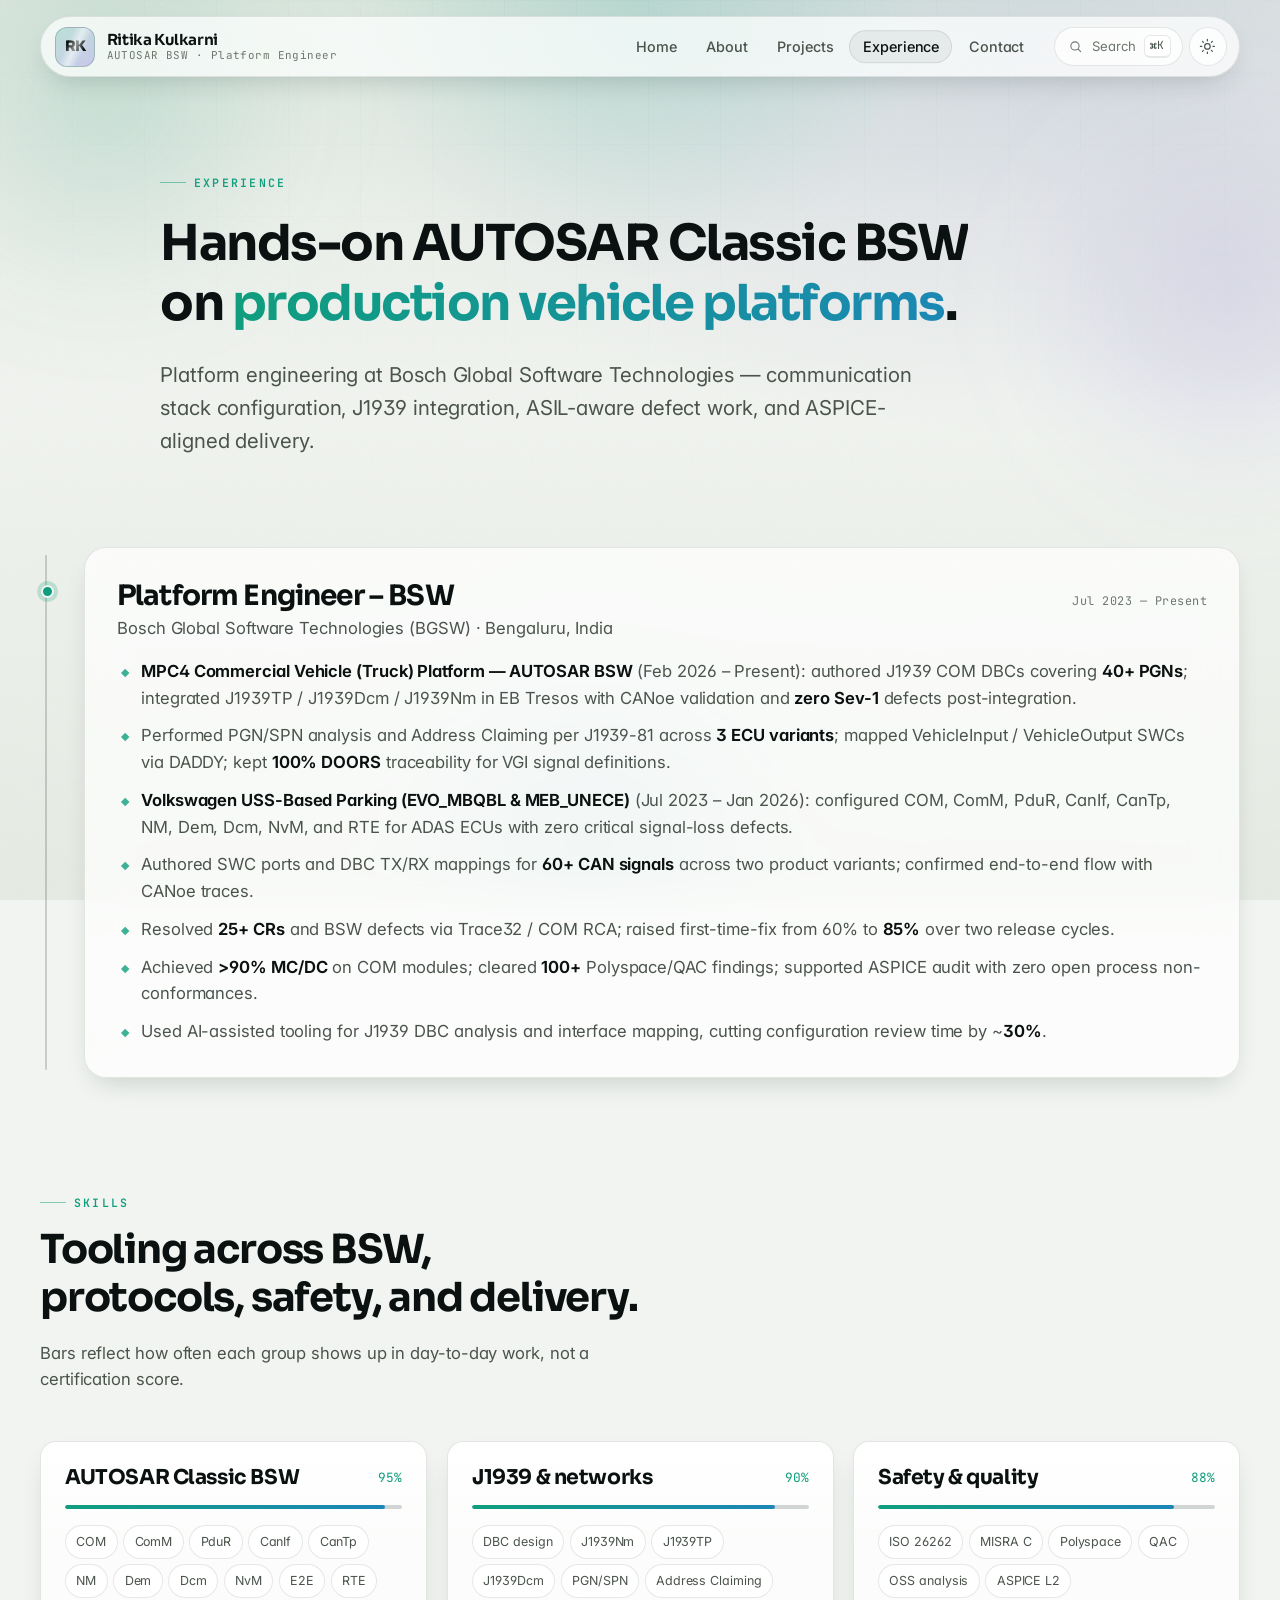
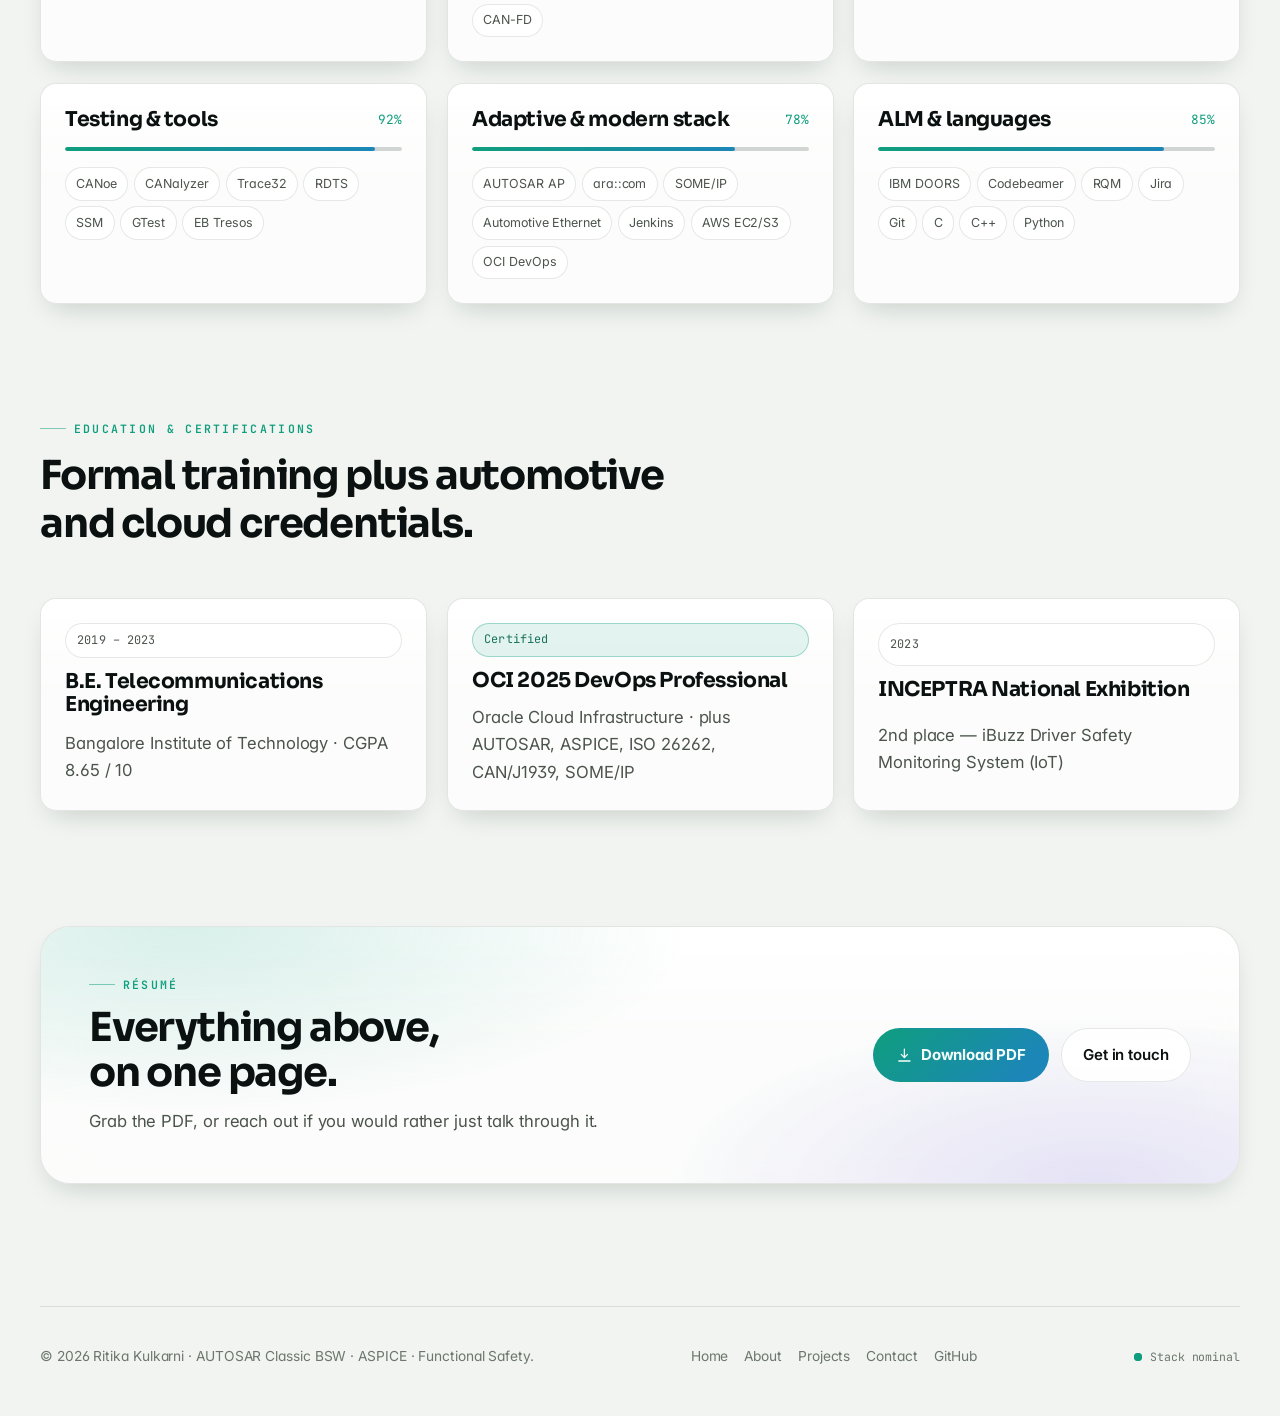
<file: experience.html>
<!doctype html>
<html lang="en" data-theme="dark">
  <head>
    <meta charset="UTF-8" />
    <meta name="viewport" content="width=device-width, initial-scale=1" />
    <title>Experience — Ritika Kulkarni</title>
    <meta
      name="description"
      content="Ritika Kulkarni's experience as Platform Engineer – BSW at Bosch Global Software Technologies. Skills across AUTOSAR Classic, J1939, safety tools, education, and certifications."
    />
    <meta name="theme-color" content="#0b0f0e" />
    <meta name="color-scheme" content="dark light" />
    <link rel="canonical" href="https://ritikakulkarni14.github.io/portfolio/experience.html" />
    <link rel="icon" href="assets/favicon.svg" type="image/svg+xml" />
    <link rel="apple-touch-icon" href="assets/favicon.svg" />
    <link rel="manifest" href="site.webmanifest" />

    <meta property="og:type" content="website" />
    <meta property="og:site_name" content="Ritika Kulkarni" />
    <meta property="og:title" content="Experience — Ritika Kulkarni" />
    <meta
      property="og:description"
      content="Hands-on AUTOSAR Classic BSW work on production ADAS and CV platforms."
    />
    <meta property="og:url" content="https://ritikakulkarni14.github.io/portfolio/experience.html" />
    <meta property="og:image" content="https://ritikakulkarni14.github.io/portfolio/assets/banner.jpg" />
    <meta name="twitter:card" content="summary_large_image" />

    <link rel="preconnect" href="https://fonts.googleapis.com" />
    <link rel="preconnect" href="https://fonts.gstatic.com" crossorigin />
    <link
      href="https://fonts.googleapis.com/css2?family=Inter:wght@300..700&amp;family=JetBrains+Mono:wght@400;600&amp;family=Sora:wght@500..800&amp;display=swap"
      rel="stylesheet"
    />
    <link rel="stylesheet" href="styles.css" />

    <script src="theme.js"></script>
    <script defer src="main.js"></script>
    <script defer src="https://cdn.vercel-insights.com/v1/script.js"></script>
  </head>

  <body>
    <div class="preloader" aria-hidden="true">
      <div class="preloader__inner">
        <p class="preloader__mark">RK</p>
        <div class="preloader__track"></div>
      </div>
    </div>

    <a class="skip-link" href="#main">Skip to content</a>
    <div class="scroll-progress" aria-hidden="true"></div>

    <div class="atmosphere" aria-hidden="true">
      <span class="orb orb--mint"></span>
      <span class="orb orb--violet"></span>
      <span class="orb orb--cyan"></span>
      <div class="atmosphere__grid"></div>
      <div class="atmosphere__floor"></div>
      <div class="atmosphere__spotlight"></div>
      <div class="atmosphere__grain"></div>
      <div class="atmosphere__vignette"></div>
    </div>

    <header class="site-header">
      <a class="brand" href="index.html" aria-label="Ritika Kulkarni — home">
        <span class="brand__mark" aria-hidden="true">RK</span>
        <span class="brand__text">
          <span class="brand__name">Ritika Kulkarni</span>
          <span class="brand__role">AUTOSAR BSW · Platform Engineer</span>
        </span>
      </a>

      <nav class="site-nav" id="site-nav" aria-label="Primary">
        <a href="index.html">Home</a>
        <a href="about.html">About</a>
        <a href="projects.html">Projects</a>
        <a href="experience.html">Experience</a>
        <a href="contact.html">Contact</a>
      </nav>

      <div class="header-tools">
        <button class="cmd-trigger" type="button" data-palette-open aria-label="Open command palette">
          <svg viewBox="0 0 24 24" fill="none" stroke="currentColor" stroke-width="1.7" stroke-linecap="round" aria-hidden="true">
            <circle cx="11" cy="11" r="6.5" />
            <path d="m16 16 4 4" />
          </svg>
          <span class="cmd-trigger__label">Search</span>
          <kbd>⌘K</kbd>
        </button>

        <button class="icon-button" type="button" data-theme-toggle aria-label="Toggle light or dark theme">
          <svg class="icon-theme__moon" viewBox="0 0 24 24" fill="none" stroke="currentColor" stroke-width="1.7" stroke-linecap="round" stroke-linejoin="round" aria-hidden="true">
            <path d="M20 14.5A8.5 8.5 0 0 1 9.5 4a8.5 8.5 0 1 0 10.5 10.5Z" />
          </svg>
          <svg class="icon-theme__sun" viewBox="0 0 24 24" fill="none" stroke="currentColor" stroke-width="1.7" stroke-linecap="round" aria-hidden="true">
            <circle cx="12" cy="12" r="4" />
            <path d="M12 2v2m0 16v2M2 12h2m16 0h2M4.9 4.9l1.4 1.4m11.4 11.4 1.4 1.4m0-14.2-1.4 1.4M6.3 17.7l-1.4 1.4" />
          </svg>
        </button>

        <button class="icon-button nav-toggle" type="button" aria-expanded="false" aria-controls="site-nav" aria-label="Toggle navigation menu">
          <svg viewBox="0 0 24 24" fill="none" stroke="currentColor" stroke-width="1.8" stroke-linecap="round" aria-hidden="true">
            <path d="M4 7h16M4 12h16M4 17h16" />
          </svg>
        </button>
      </div>
    </header>

    <main id="main">
      <section class="shell page-hero">
        <p class="eyebrow" data-reveal="fade">Experience</p>
        <h1 class="page-hero__title" data-split>
          Hands-on AUTOSAR Classic BSW on
          <span class="grad-text" data-split-atom>production vehicle platforms</span>.
        </h1>
        <p class="lede" data-reveal>
          Platform engineering at Bosch Global Software Technologies — communication stack
          configuration, J1939 integration, ASIL-aware defect work, and ASPICE-aligned delivery.
        </p>
      </section>

      <section class="shell section" id="timeline" data-section="Timeline">
        <div class="timeline">
          <article class="timeline__item surface surface--glass surface--glow" data-tilt="2" data-reveal="left">
            <div class="timeline__meta">
              <div>
                <h2 class="timeline__role">Platform Engineer – BSW</h2>
                <p class="timeline__org">Bosch Global Software Technologies (BGSW) · Bengaluru, India</p>
              </div>
              <p class="timeline__when">Jul 2023 — Present</p>
            </div>

            <ul class="bullets">
              <li>
                <strong>MPC4 Commercial Vehicle (Truck) Platform — AUTOSAR BSW</strong>
                (Feb 2026 – Present): authored J1939 COM DBCs covering <strong>40+ PGNs</strong>;
                integrated J1939TP / J1939Dcm / J1939Nm in EB Tresos with CANoe validation and
                <strong>zero Sev-1</strong> defects post-integration.
              </li>
              <li>
                Performed PGN/SPN analysis and Address Claiming per J1939-81 across
                <strong>3 ECU variants</strong>; mapped VehicleInput / VehicleOutput SWCs via DADDY;
                kept <strong>100% DOORS</strong> traceability for VGI signal definitions.
              </li>
              <li>
                <strong>Volkswagen USS-Based Parking (EVO_MBQBL &amp; MEB_UNECE)</strong>
                (Jul 2023 – Jan 2026): configured COM, ComM, PduR, CanIf, CanTp, NM, Dem, Dcm, NvM,
                and RTE for ADAS ECUs with zero critical signal-loss defects.
              </li>
              <li>
                Authored SWC ports and DBC TX/RX mappings for <strong>60+ CAN signals</strong> across
                two product variants; confirmed end-to-end flow with CANoe traces.
              </li>
              <li>
                Resolved <strong>25+ CRs</strong> and BSW defects via Trace32 / COM RCA; raised
                first-time-fix from 60% to <strong>85%</strong> over two release cycles.
              </li>
              <li>
                Achieved <strong>&gt;90% MC/DC</strong> on COM modules; cleared <strong>100+</strong>
                Polyspace/QAC findings; supported ASPICE audit with zero open process non-conformances.
              </li>
              <li>
                Used AI-assisted tooling for J1939 DBC analysis and interface mapping, cutting
                configuration review time by ~<strong>30%</strong>.
              </li>
            </ul>
          </article>
        </div>
      </section>

      <section class="shell section" id="skills" data-section="Skills">
        <div class="section__head" data-reveal>
          <p class="eyebrow">Skills</p>
          <h2 data-split="onscroll">Tooling across BSW, protocols, safety, and delivery.</h2>
          <p class="lede">Bars reflect how often each group shows up in day-to-day work, not a certification score.</p>
        </div>

        <div class="grid grid--3" data-stagger>
          <article class="skill-group surface surface--glow" data-meter="95" data-tilt="3">
            <div class="skill-group__head">
              <h3>AUTOSAR Classic BSW</h3>
              <span class="skill-group__pct">95%</span>
            </div>
            <div class="meter__track"><div class="meter__fill"></div></div>
            <ul class="skill-list">
              <li>COM</li><li>ComM</li><li>PduR</li><li>CanIf</li><li>CanTp</li><li>NM</li><li>Dem</li><li>Dcm</li><li>NvM</li><li>E2E</li><li>RTE</li>
            </ul>
          </article>

          <article class="skill-group surface surface--glow" data-meter="90" data-tilt="3">
            <div class="skill-group__head">
              <h3>J1939 &amp; networks</h3>
              <span class="skill-group__pct">90%</span>
            </div>
            <div class="meter__track"><div class="meter__fill"></div></div>
            <ul class="skill-list">
              <li>DBC design</li><li>J1939Nm</li><li>J1939TP</li><li>J1939Dcm</li><li>PGN/SPN</li><li>Address Claiming</li><li>CAN-FD</li>
            </ul>
          </article>

          <article class="skill-group surface surface--glow" data-meter="88" data-tilt="3">
            <div class="skill-group__head">
              <h3>Safety &amp; quality</h3>
              <span class="skill-group__pct">88%</span>
            </div>
            <div class="meter__track"><div class="meter__fill"></div></div>
            <ul class="skill-list">
              <li>ISO 26262</li><li>MISRA C</li><li>Polyspace</li><li>QAC</li><li>OSS analysis</li><li>ASPICE L2</li>
            </ul>
          </article>

          <article class="skill-group surface surface--glow" data-meter="92" data-tilt="3">
            <div class="skill-group__head">
              <h3>Testing &amp; tools</h3>
              <span class="skill-group__pct">92%</span>
            </div>
            <div class="meter__track"><div class="meter__fill"></div></div>
            <ul class="skill-list">
              <li>CANoe</li><li>CANalyzer</li><li>Trace32</li><li>RDTS</li><li>SSM</li><li>GTest</li><li>EB Tresos</li>
            </ul>
          </article>

          <article class="skill-group surface surface--glow" data-meter="78" data-tilt="3">
            <div class="skill-group__head">
              <h3>Adaptive &amp; modern stack</h3>
              <span class="skill-group__pct">78%</span>
            </div>
            <div class="meter__track"><div class="meter__fill"></div></div>
            <ul class="skill-list">
              <li>AUTOSAR AP</li><li>ara::com</li><li>SOME/IP</li><li>Automotive Ethernet</li><li>Jenkins</li><li>AWS EC2/S3</li><li>OCI DevOps</li>
            </ul>
          </article>

          <article class="skill-group surface surface--glow" data-meter="85" data-tilt="3">
            <div class="skill-group__head">
              <h3>ALM &amp; languages</h3>
              <span class="skill-group__pct">85%</span>
            </div>
            <div class="meter__track"><div class="meter__fill"></div></div>
            <ul class="skill-list">
              <li>IBM DOORS</li><li>Codebeamer</li><li>RQM</li><li>Jira</li><li>Git</li><li>C</li><li>C++</li><li>Python</li>
            </ul>
          </article>
        </div>
      </section>

      <section class="shell section" id="education" data-section="Education">
        <div class="section__head" data-reveal>
          <p class="eyebrow">Education &amp; certifications</p>
          <h2 data-split="onscroll">Formal training plus automotive and cloud credentials.</h2>
        </div>

        <div class="grid grid--3" data-stagger>
          <article class="card surface surface--glow" data-tilt="4">
            <span class="chip">2019 – 2023</span>
            <h3>B.E. Telecommunications Engineering</h3>
            <p>Bangalore Institute of Technology · CGPA 8.65 / 10</p>
          </article>
          <article class="card surface surface--glow" data-tilt="4">
            <span class="chip chip--accent">Certified</span>
            <h3>OCI 2025 DevOps Professional</h3>
            <p>Oracle Cloud Infrastructure · plus AUTOSAR, ASPICE, ISO 26262, CAN/J1939, SOME/IP</p>
          </article>
          <article class="card surface surface--glow" data-tilt="4">
            <span class="chip">2023</span>
            <h3>INCEPTRA National Exhibition</h3>
            <p>2nd place — iBuzz Driver Safety Monitoring System (IoT)</p>
          </article>
        </div>
      </section>

      <section class="shell section" id="next" data-section="Next">
        <div class="cta surface surface--glass surface--xl" data-reveal="scale">
          <div class="cta__copy">
            <p class="eyebrow">Résumé</p>
            <h2>Everything above, on one page.</h2>
            <p class="body-dim">Grab the PDF, or reach out if you would rather just talk through it.</p>
          </div>
          <div class="cluster">
            <a class="button button--primary" href="Ritika_Kulkarni_resume.pdf" download data-magnetic="6">
              <svg viewBox="0 0 24 24" fill="none" stroke="currentColor" stroke-width="1.8" stroke-linecap="round" stroke-linejoin="round" aria-hidden="true">
                <path d="M12 3v12m0 0 4.5-4.5M12 15l-4.5-4.5M4 20h16" />
              </svg>
              Download PDF
            </a>
            <a class="button" href="contact.html" data-magnetic="5">Get in touch</a>
          </div>
        </div>
      </section>
    </main>

    <footer class="site-footer">
      <p>© 2026 Ritika Kulkarni · AUTOSAR Classic BSW · ASPICE · Functional Safety.</p>
      <nav class="site-footer__links" aria-label="Footer">
        <a href="index.html">Home</a>
        <a href="about.html">About</a>
        <a href="projects.html">Projects</a>
        <a href="contact.html">Contact</a>
        <a href="https://github.com/ritika-kulkarni" target="_blank" rel="noreferrer">GitHub</a>
      </nav>
      <p class="site-footer__meta">
        <span class="pulse-dot" aria-hidden="true"></span>
        Stack nominal
      </p>
    </footer>

    <button class="to-top" type="button" aria-label="Back to top">
      <svg viewBox="0 0 24 24" fill="none" stroke="currentColor" stroke-width="1.9" stroke-linecap="round" stroke-linejoin="round" aria-hidden="true">
        <path d="M12 20V5m0 0-6 6m6-6 6 6" />
      </svg>
    </button>
  </body>
</html>
</file>
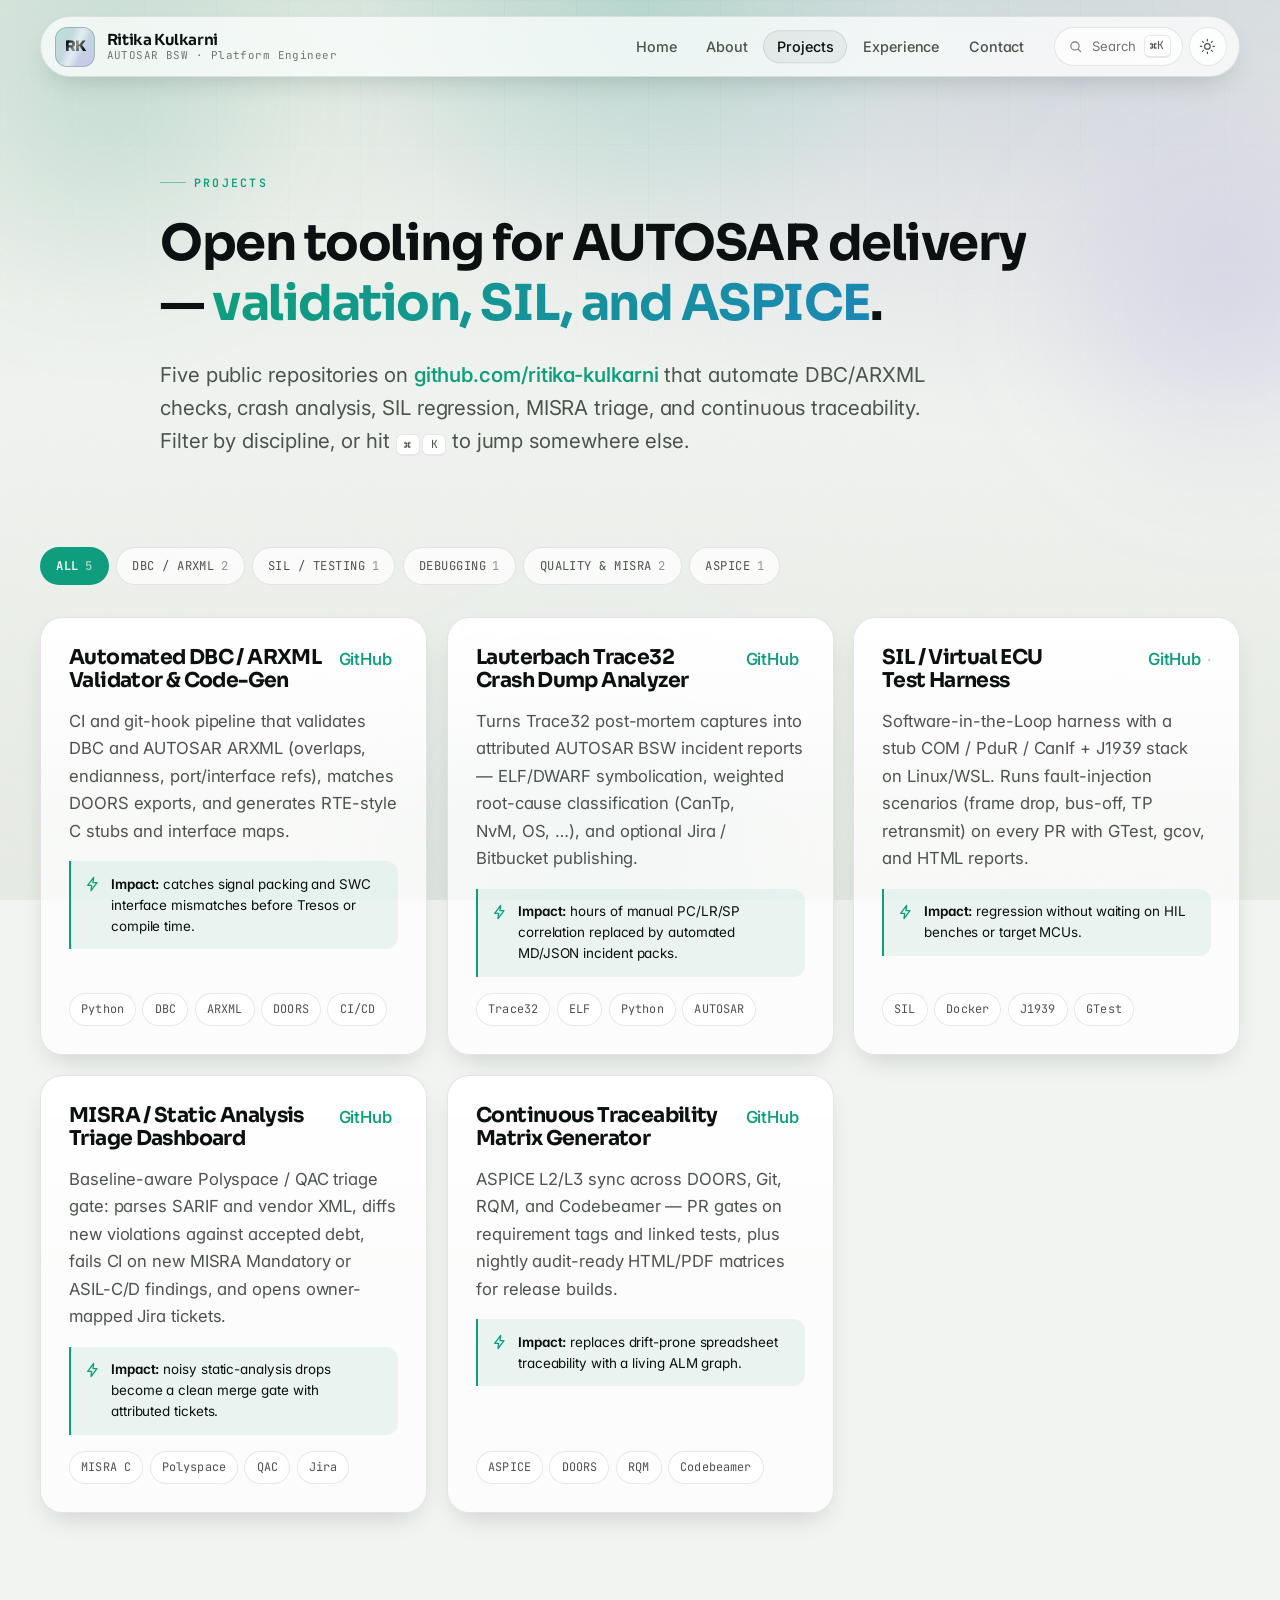
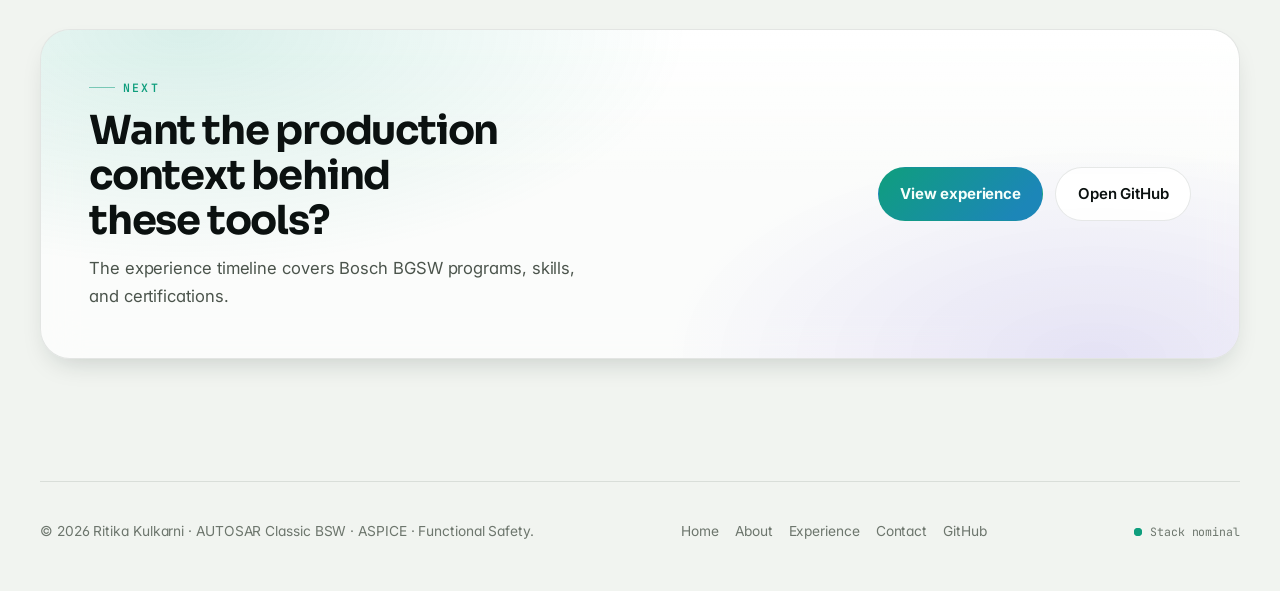
<file: projects.html>
<!doctype html>
<html lang="en" data-theme="dark">
  <head>
    <meta charset="UTF-8" />
    <meta name="viewport" content="width=device-width, initial-scale=1" />
    <title>Projects — Ritika Kulkarni</title>
    <meta
      name="description"
      content="Open-source AUTOSAR tooling by Ritika Kulkarni: DBC/ARXML validation, Trace32 crash analysis, SIL vECU harness, MISRA triage, and ASPICE continuous traceability."
    />
    <meta name="theme-color" content="#0b0f0e" />
    <meta name="color-scheme" content="dark light" />
    <link rel="canonical" href="https://ritika-kulkarni-portfolio.vercel.app/projects" />
    <link rel="icon" href="assets/favicon.svg" type="image/svg+xml" />
    <link rel="apple-touch-icon" href="assets/favicon.svg" />
    <link rel="manifest" href="site.webmanifest" />

    <meta property="og:type" content="website" />
    <meta property="og:site_name" content="Ritika Kulkarni" />
    <meta property="og:title" content="Projects — Ritika Kulkarni" />
    <meta
      property="og:description"
      content="AUTOSAR BSW tooling for validation, SIL testing, crash analysis, MISRA triage, and ASPICE traceability."
    />
    <meta property="og:url" content="https://ritika-kulkarni-portfolio.vercel.app/projects" />
    <meta property="og:image" content="https://ritika-kulkarni-portfolio.vercel.app/assets/banner.jpg" />
    <meta name="twitter:card" content="summary_large_image" />

    <link rel="preconnect" href="https://fonts.googleapis.com" />
    <link rel="preconnect" href="https://fonts.gstatic.com" crossorigin />
    <link
      href="https://fonts.googleapis.com/css2?family=Inter:wght@300..700&amp;family=JetBrains+Mono:wght@400;600&amp;family=Sora:wght@500..800&amp;display=swap"
      rel="stylesheet"
    />
    <link rel="stylesheet" href="styles.css" />

    <script src="theme.js"></script>
    <script defer src="main.js"></script>
    <script defer src="https://cdn.vercel-insights.com/v1/script.js"></script>
  </head>

  <body>
    <div class="preloader" aria-hidden="true">
      <div class="preloader__inner">
        <p class="preloader__mark">RK</p>
        <div class="preloader__track"></div>
      </div>
    </div>

    <a class="skip-link" href="#main">Skip to content</a>
    <div class="scroll-progress" aria-hidden="true"></div>

    <div class="atmosphere" aria-hidden="true">
      <span class="orb orb--mint"></span>
      <span class="orb orb--violet"></span>
      <span class="orb orb--cyan"></span>
      <div class="atmosphere__grid"></div>
      <div class="atmosphere__floor"></div>
      <div class="atmosphere__spotlight"></div>
      <div class="atmosphere__grain"></div>
      <div class="atmosphere__vignette"></div>
    </div>

    <header class="site-header">
      <a class="brand" href="index.html" aria-label="Ritika Kulkarni — home">
        <span class="brand__mark" aria-hidden="true">RK</span>
        <span class="brand__text">
          <span class="brand__name">Ritika Kulkarni</span>
          <span class="brand__role">AUTOSAR BSW · Platform Engineer</span>
        </span>
      </a>

      <nav class="site-nav" id="site-nav" aria-label="Primary">
        <a href="index.html">Home</a>
        <a href="about.html">About</a>
        <a href="projects.html">Projects</a>
        <a href="experience.html">Experience</a>
        <a href="contact.html">Contact</a>
      </nav>

      <div class="header-tools">
        <button class="cmd-trigger" type="button" data-palette-open aria-label="Open command palette">
          <svg viewBox="0 0 24 24" fill="none" stroke="currentColor" stroke-width="1.7" stroke-linecap="round" aria-hidden="true">
            <circle cx="11" cy="11" r="6.5" />
            <path d="m16 16 4 4" />
          </svg>
          <span class="cmd-trigger__label">Search</span>
          <kbd>⌘K</kbd>
        </button>

        <button class="icon-button" type="button" data-theme-toggle aria-label="Toggle light or dark theme">
          <svg class="icon-theme__moon" viewBox="0 0 24 24" fill="none" stroke="currentColor" stroke-width="1.7" stroke-linecap="round" stroke-linejoin="round" aria-hidden="true">
            <path d="M20 14.5A8.5 8.5 0 0 1 9.5 4a8.5 8.5 0 1 0 10.5 10.5Z" />
          </svg>
          <svg class="icon-theme__sun" viewBox="0 0 24 24" fill="none" stroke="currentColor" stroke-width="1.7" stroke-linecap="round" aria-hidden="true">
            <circle cx="12" cy="12" r="4" />
            <path d="M12 2v2m0 16v2M2 12h2m16 0h2M4.9 4.9l1.4 1.4m11.4 11.4 1.4 1.4m0-14.2-1.4 1.4M6.3 17.7l-1.4 1.4" />
          </svg>
        </button>

        <button class="icon-button nav-toggle" type="button" aria-expanded="false" aria-controls="site-nav" aria-label="Toggle navigation menu">
          <svg viewBox="0 0 24 24" fill="none" stroke="currentColor" stroke-width="1.8" stroke-linecap="round" aria-hidden="true">
            <path d="M4 7h16M4 12h16M4 17h16" />
          </svg>
        </button>
      </div>
    </header>

    <main id="main">
      <section class="shell page-hero">
        <p class="eyebrow" data-reveal="fade">Projects</p>
        <h1 class="page-hero__title" data-split>
          Open tooling for AUTOSAR delivery —
          <span class="grad-text" data-split-atom>validation, SIL, and ASPICE</span>.
        </h1>
        <p class="lede" data-reveal>
          Five public repositories on
          <a class="text-link" href="https://github.com/ritika-kulkarni" target="_blank" rel="noreferrer">github.com/ritika-kulkarni</a>
          that automate DBC/ARXML checks, crash analysis, SIL regression, MISRA triage, and continuous
          traceability. Filter by discipline, or hit
          <span class="kbd-combo"><kbd>⌘</kbd><kbd>K</kbd></span> to jump somewhere else.
        </p>
      </section>

      <section class="shell section" id="work" data-section="All work">
        <div class="filter-bar" data-filter-bar role="group" aria-label="Filter projects by discipline">
          <button class="filter" type="button" data-filter="all" aria-pressed="true">All</button>
          <button class="filter" type="button" data-filter="codegen" aria-pressed="false">DBC / ARXML</button>
          <button class="filter" type="button" data-filter="testing" aria-pressed="false">SIL / testing</button>
          <button class="filter" type="button" data-filter="debugging" aria-pressed="false">Debugging</button>
          <button class="filter" type="button" data-filter="quality" aria-pressed="false">Quality &amp; MISRA</button>
          <button class="filter" type="button" data-filter="aspice" aria-pressed="false">ASPICE</button>
        </div>

        <p class="visually-hidden" role="status" aria-live="polite" data-filter-status></p>

        <div class="project-grid">
          <article class="project surface surface--glow" data-tags="codegen" data-tilt="3" data-reveal>
            <div class="project__head">
              <h2 class="project__title">Automated DBC / ARXML Validator &amp; Code-Gen</h2>
              <a class="text-link" href="https://github.com/ritika-kulkarni/Automated-DBC-ARXML-Validator-Code-Gen-Pipeline" target="_blank" rel="noreferrer">
                GitHub
                <svg viewBox="0 0 24 24" fill="none" stroke="currentColor" stroke-width="2" stroke-linecap="round" stroke-linejoin="round" aria-hidden="true">
                  <path d="M7 17 17 7M9 7h8v8" />
                </svg>
              </a>
            </div>
            <p class="project__desc">
              CI and git-hook pipeline that validates DBC and AUTOSAR ARXML (overlaps, endianness,
              port/interface refs), matches DOORS exports, and generates RTE-style C stubs and interface maps.
            </p>
            <p class="project__impact">
              <svg viewBox="0 0 24 24" fill="none" stroke="currentColor" stroke-width="2" stroke-linecap="round" stroke-linejoin="round" aria-hidden="true">
                <path d="M13 2 4 14h6l-1 8 9-12h-6l1-8Z" />
              </svg>
              <span><strong>Impact:</strong> catches signal packing and SWC interface mismatches before Tresos or compile time.</span>
            </p>
            <div class="project__foot">
              <span class="chip">Python</span>
              <span class="chip">DBC</span>
              <span class="chip">ARXML</span>
              <span class="chip">DOORS</span>
              <span class="chip">CI/CD</span>
            </div>
          </article>

          <article class="project surface surface--glow" data-tags="debugging" data-tilt="3" data-reveal>
            <div class="project__head">
              <h2 class="project__title">Lauterbach Trace32 Crash Dump Analyzer</h2>
              <a class="text-link" href="https://github.com/ritika-kulkarni/Automated-Lauterbach-Trace32-Crash-Dump-Log-Analyzer" target="_blank" rel="noreferrer">
                GitHub
                <svg viewBox="0 0 24 24" fill="none" stroke="currentColor" stroke-width="2" stroke-linecap="round" stroke-linejoin="round" aria-hidden="true">
                  <path d="M7 17 17 7M9 7h8v8" />
                </svg>
              </a>
            </div>
            <p class="project__desc">
              Turns Trace32 post-mortem captures into attributed AUTOSAR BSW incident reports —
              ELF/DWARF symbolication, weighted root-cause classification (CanTp, NvM, OS, …), and
              optional Jira / Bitbucket publishing.
            </p>
            <p class="project__impact">
              <svg viewBox="0 0 24 24" fill="none" stroke="currentColor" stroke-width="2" stroke-linecap="round" stroke-linejoin="round" aria-hidden="true">
                <path d="M13 2 4 14h6l-1 8 9-12h-6l1-8Z" />
              </svg>
              <span><strong>Impact:</strong> hours of manual PC/LR/SP correlation replaced by automated MD/JSON incident packs.</span>
            </p>
            <div class="project__foot">
              <span class="chip">Trace32</span>
              <span class="chip">ELF</span>
              <span class="chip">Python</span>
              <span class="chip">AUTOSAR</span>
            </div>
          </article>

          <article class="project surface surface--glow" data-tags="testing codegen" data-tilt="3" data-reveal>
            <div class="project__head">
              <h2 class="project__title">SIL / Virtual ECU Test Harness</h2>
              <a class="text-link" href="https://github.com/ritika-kulkarni/SIL-Virtual-ECU-vECU-Automated-Test-Harness" target="_blank" rel="noreferrer">
                GitHub
                <svg viewBox="0 0 24 24" fill="none" stroke="currentColor" stroke-width="2" stroke-linecap="round" stroke-linejoin="round" aria-hidden="true">
                  <path d="M7 17 17 7M9 7h8v8" />
                </svg>
              </a>
            </div>
            <p class="project__desc">
              Software-in-the-Loop harness with a stub COM / PduR / CanIf + J1939 stack on Linux/WSL.
              Runs fault-injection scenarios (frame drop, bus-off, TP retransmit) on every PR with
              GTest, gcov, and HTML reports.
            </p>
            <p class="project__impact">
              <svg viewBox="0 0 24 24" fill="none" stroke="currentColor" stroke-width="2" stroke-linecap="round" stroke-linejoin="round" aria-hidden="true">
                <path d="M13 2 4 14h6l-1 8 9-12h-6l1-8Z" />
              </svg>
              <span><strong>Impact:</strong> regression without waiting on HIL benches or target MCUs.</span>
            </p>
            <div class="project__foot">
              <span class="chip">SIL</span>
              <span class="chip">Docker</span>
              <span class="chip">J1939</span>
              <span class="chip">GTest</span>
            </div>
          </article>

          <article class="project surface surface--glow" data-tags="quality" data-tilt="3" data-reveal>
            <div class="project__head">
              <h2 class="project__title">MISRA / Static Analysis Triage Dashboard</h2>
              <a class="text-link" href="https://github.com/ritika-kulkarni/Automated-Static-Analysis-MISRA-Triage-Dashboard" target="_blank" rel="noreferrer">
                GitHub
                <svg viewBox="0 0 24 24" fill="none" stroke="currentColor" stroke-width="2" stroke-linecap="round" stroke-linejoin="round" aria-hidden="true">
                  <path d="M7 17 17 7M9 7h8v8" />
                </svg>
              </a>
            </div>
            <p class="project__desc">
              Baseline-aware Polyspace / QAC triage gate: parses SARIF and vendor XML, diffs new
              violations against accepted debt, fails CI on new MISRA Mandatory or ASIL-C/D findings,
              and opens owner-mapped Jira tickets.
            </p>
            <p class="project__impact">
              <svg viewBox="0 0 24 24" fill="none" stroke="currentColor" stroke-width="2" stroke-linecap="round" stroke-linejoin="round" aria-hidden="true">
                <path d="M13 2 4 14h6l-1 8 9-12h-6l1-8Z" />
              </svg>
              <span><strong>Impact:</strong> noisy static-analysis drops become a clean merge gate with attributed tickets.</span>
            </p>
            <div class="project__foot">
              <span class="chip">MISRA C</span>
              <span class="chip">Polyspace</span>
              <span class="chip">QAC</span>
              <span class="chip">Jira</span>
            </div>
          </article>

          <article class="project surface surface--glow" data-tags="aspice quality" data-tilt="3" data-reveal>
            <div class="project__head">
              <h2 class="project__title">Continuous Traceability Matrix Generator</h2>
              <a class="text-link" href="https://github.com/ritika-kulkarni/Continuous-Traceability-Matrix-Generator-DOORS-Git-RQM-Codebeamer-" target="_blank" rel="noreferrer">
                GitHub
                <svg viewBox="0 0 24 24" fill="none" stroke="currentColor" stroke-width="2" stroke-linecap="round" stroke-linejoin="round" aria-hidden="true">
                  <path d="M7 17 17 7M9 7h8v8" />
                </svg>
              </a>
            </div>
            <p class="project__desc">
              ASPICE L2/L3 sync across DOORS, Git, RQM, and Codebeamer — PR gates on requirement tags
              and linked tests, plus nightly audit-ready HTML/PDF matrices for release builds.
            </p>
            <p class="project__impact">
              <svg viewBox="0 0 24 24" fill="none" stroke="currentColor" stroke-width="2" stroke-linecap="round" stroke-linejoin="round" aria-hidden="true">
                <path d="M13 2 4 14h6l-1 8 9-12h-6l1-8Z" />
              </svg>
              <span><strong>Impact:</strong> replaces drift-prone spreadsheet traceability with a living ALM graph.</span>
            </p>
            <div class="project__foot">
              <span class="chip">ASPICE</span>
              <span class="chip">DOORS</span>
              <span class="chip">RQM</span>
              <span class="chip">Codebeamer</span>
            </div>
          </article>
        </div>

        <p class="empty-state surface" data-filter-empty hidden>No projects match that filter yet.</p>
      </section>

      <section class="shell section" id="next" data-section="Next">
        <div class="cta surface surface--glass surface--xl" data-reveal="scale">
          <div class="cta__copy">
            <p class="eyebrow">Next</p>
            <h2>Want the production context behind these tools?</h2>
            <p class="body-dim">The experience timeline covers Bosch BGSW programs, skills, and certifications.</p>
          </div>
          <div class="cluster">
            <a class="button button--primary" href="experience.html" data-magnetic="6">View experience</a>
            <a class="button" href="https://github.com/ritika-kulkarni" target="_blank" rel="noreferrer" data-magnetic="5">Open GitHub</a>
          </div>
        </div>
      </section>
    </main>

    <footer class="site-footer">
      <p>© 2026 Ritika Kulkarni · AUTOSAR Classic BSW · ASPICE · Functional Safety.</p>
      <nav class="site-footer__links" aria-label="Footer">
        <a href="index.html">Home</a>
        <a href="about.html">About</a>
        <a href="experience.html">Experience</a>
        <a href="contact.html">Contact</a>
        <a href="https://github.com/ritika-kulkarni" target="_blank" rel="noreferrer">GitHub</a>
      </nav>
      <p class="site-footer__meta">
        <span class="pulse-dot" aria-hidden="true"></span>
        Stack nominal
      </p>
    </footer>

    <button class="to-top" type="button" aria-label="Back to top">
      <svg viewBox="0 0 24 24" fill="none" stroke="currentColor" stroke-width="1.9" stroke-linecap="round" stroke-linejoin="round" aria-hidden="true">
        <path d="M12 20V5m0 0-6 6m6-6 6 6" />
      </svg>
    </button>
  </body>
</html>
</file>
<file: styles.css>
/* ==========================================================================
   Ritika Kulkarni — Portfolio
   1.  Design tokens
   2.  Reset & base
   3.  Typography
   4.  Atmosphere (aurora, grain, spotlight, grid)
   5.  Layout primitives
   6.  Surfaces & cards
   7.  Header & navigation
   8.  Buttons & chips
   9.  Hero
   10. Reliability console
   11. Marquee
   12. Content sections
   13. Projects
   14. Timeline & meters
   15. Contact
   16. Command palette
   17. Chrome (progress, rail, toast, back-to-top, preloader)
   18. Footer
   19. Motion primitives
   20. Responsive
   21. Reduced motion, print, forced colors
   ========================================================================== */

/* -------------------------------------------------------------------------- */
/* 1. Design tokens                                                           */
/* -------------------------------------------------------------------------- */

:root {
  color-scheme: dark;

  /* Base palette */
  --ink-900: #050706;
  --ink-800: #080b0a;
  --ink-700: #0c1110;
  --ink-600: #121817;

  --bg: var(--ink-800);
  --bg-deep: var(--ink-900);
  --text: #f2f6f1;
  --text-dim: #b3bcb2;
  --text-faint: #7c867c;

  /* Accents */
  --mint: #7ee0c4;
  --cyan: #5ec8f0;
  --violet: #9d8cff;
  --amber: #f5c76b;
  --coral: #f08f7f;
  --accent: var(--mint);
  --accent-ink: #04120e;

  /* Surfaces & strokes */
  --surface-1: rgba(255, 255, 255, 0.028);
  --surface-2: rgba(255, 255, 255, 0.045);
  --surface-3: rgba(255, 255, 255, 0.07);
  --glass: rgba(11, 16, 15, 0.62);
  --glass-strong: rgba(9, 13, 12, 0.86);
  --stroke: rgba(255, 255, 255, 0.09);
  --stroke-strong: rgba(255, 255, 255, 0.16);
  --stroke-accent: rgba(126, 224, 196, 0.32);

  /* Sheen used on the top edge of every raised surface */
  --sheen: linear-gradient(180deg, rgba(255, 255, 255, 0.075), rgba(255, 255, 255, 0) 42%);

  /* Elevation */
  --shadow-sm: 0 2px 8px rgba(0, 0, 0, 0.3);
  --shadow-md: 0 12px 32px -8px rgba(0, 0, 0, 0.5);
  --shadow-lg: 0 32px 80px -24px rgba(0, 0, 0, 0.7);
  --shadow-glow: 0 0 0 1px rgba(126, 224, 196, 0.2), 0 24px 60px -20px rgba(126, 224, 196, 0.25);

  /* Radii */
  --r-xs: 8px;
  --r-sm: 12px;
  --r-md: 16px;
  --r-lg: 22px;
  --r-xl: 30px;
  --r-full: 999px;

  /* Spacing scale */
  --sp-1: 0.25rem;
  --sp-2: 0.5rem;
  --sp-3: 0.75rem;
  --sp-4: 1rem;
  --sp-5: 1.5rem;
  --sp-6: 2rem;
  --sp-7: 3rem;
  --sp-8: 4rem;
  --sp-9: 6rem;

  /* Type */
  --font-sans: "Inter", ui-sans-serif, system-ui, -apple-system, "Segoe UI", sans-serif;
  --font-display: "Sora", "Inter", ui-sans-serif, system-ui, sans-serif;
  --font-mono: "JetBrains Mono", ui-monospace, "SFMono-Regular", Menlo, monospace;

  --step--1: clamp(0.78rem, 0.76rem + 0.1vw, 0.84rem);
  --step-0: clamp(0.95rem, 0.92rem + 0.15vw, 1.05rem);
  --step-1: clamp(1.1rem, 1.04rem + 0.3vw, 1.3rem);
  --step-2: clamp(1.35rem, 1.2rem + 0.7vw, 1.75rem);
  --step-3: clamp(1.7rem, 1.4rem + 1.4vw, 2.5rem);
  --step-4: clamp(2rem, 1.5rem + 2.1vw, 3.1rem);
  --step-5: clamp(2.4rem, 1.65rem + 3.1vw, 4.1rem);

  /* Motion */
  --ease-out: cubic-bezier(0.22, 1, 0.36, 1);
  --ease-in-out: cubic-bezier(0.65, 0, 0.35, 1);
  --ease-spring: cubic-bezier(0.34, 1.56, 0.64, 1);
  --dur-fast: 160ms;
  --dur: 280ms;
  --dur-slow: 620ms;

  /* Layout */
  --content: 1200px;
  --gutter: clamp(1rem, 4vw, 2.5rem);
  --header-h: 4.5rem;

  /* Interaction-driven values, updated from JS */
  --mx: 50%;
  --my: 0%;
  --scroll-progress: 0;
}

[data-theme="light"] {
  color-scheme: light;

  --bg: #f1f4f0;
  --bg-deep: #e6ebe4;
  --text: #0b1110;
  --text-dim: #4b544c;
  --text-faint: #6d766d;

  --mint: #0f9e7d;
  --cyan: #1c86b8;
  --violet: #6a55d6;
  --amber: #b07d10;
  --accent: var(--mint);
  --accent-ink: #f6fffb;

  --surface-1: rgba(255, 255, 255, 0.72);
  --surface-2: rgba(255, 255, 255, 0.9);
  --surface-3: rgba(15, 25, 22, 0.05);
  --glass: rgba(255, 255, 255, 0.72);
  --glass-strong: rgba(255, 255, 255, 0.92);
  --stroke: rgba(11, 34, 28, 0.1);
  --stroke-strong: rgba(11, 34, 28, 0.18);
  --stroke-accent: rgba(15, 158, 125, 0.34);

  --sheen: linear-gradient(180deg, rgba(255, 255, 255, 0.9), rgba(255, 255, 255, 0) 45%);

  --shadow-sm: 0 1px 3px rgba(12, 32, 26, 0.08);
  --shadow-md: 0 12px 28px -12px rgba(12, 32, 26, 0.22);
  --shadow-lg: 0 30px 70px -28px rgba(12, 32, 26, 0.3);
  --shadow-glow: 0 0 0 1px rgba(15, 158, 125, 0.22), 0 20px 50px -22px rgba(15, 158, 125, 0.28);
}

/* -------------------------------------------------------------------------- */
/* 2. Reset & base                                                            */
/* -------------------------------------------------------------------------- */

*,
*::before,
*::after {
  box-sizing: border-box;
}

html {
  -webkit-text-size-adjust: 100%;
  scroll-behavior: smooth;
  scroll-padding-top: calc(var(--header-h) + 2rem);
}

body {
  margin: 0;
  min-height: 100svh;
  overflow-x: clip;
  position: relative;
  background-color: var(--bg);
  color: var(--text);
  font-family: var(--font-sans);
  font-size: var(--step-0);
  font-weight: 400;
  line-height: 1.65;
  letter-spacing: -0.005em;
  font-feature-settings: "cv11", "ss01";
  -webkit-font-smoothing: antialiased;
  text-rendering: optimizeLegibility;
  transition: background-color var(--dur) var(--ease-out), color var(--dur) var(--ease-out);
}

a {
  color: inherit;
  text-decoration: none;
}

img,
svg,
canvas {
  display: block;
  max-width: 100%;
}

button {
  font: inherit;
  color: inherit;
  cursor: pointer;
}

input,
textarea,
select {
  font: inherit;
  color: inherit;
}

ul,
ol {
  margin: 0;
  padding: 0;
  list-style: none;
}

:focus-visible {
  outline: 2px solid var(--accent);
  outline-offset: 3px;
  border-radius: 4px;
}

::selection {
  background: color-mix(in oklab, var(--accent) 38%, transparent);
  color: var(--text);
}

::-webkit-scrollbar {
  width: 10px;
  height: 10px;
}

::-webkit-scrollbar-track {
  background: transparent;
}

::-webkit-scrollbar-thumb {
  background: color-mix(in oklab, var(--accent) 24%, transparent);
  border: 3px solid transparent;
  border-radius: var(--r-full);
  background-clip: content-box;
}

::-webkit-scrollbar-thumb:hover {
  background: color-mix(in oklab, var(--accent) 48%, transparent);
  background-clip: content-box;
}

.skip-link {
  position: fixed;
  top: 0;
  left: 50%;
  translate: -50% -120%;
  z-index: 200;
  padding: 0.7rem 1.2rem;
  border-radius: 0 0 var(--r-md) var(--r-md);
  background: var(--accent);
  color: var(--accent-ink);
  font-weight: 700;
  transition: translate var(--dur) var(--ease-out);
}

.skip-link:focus-visible {
  translate: -50% 0;
}

.visually-hidden {
  position: absolute;
  width: 1px;
  height: 1px;
  margin: -1px;
  padding: 0;
  overflow: hidden;
  clip-path: inset(50%);
  white-space: nowrap;
}

/* Cross-document view transitions in supporting browsers. */
@view-transition {
  navigation: auto;
}

/* -------------------------------------------------------------------------- */
/* 3. Typography                                                              */
/* -------------------------------------------------------------------------- */

h1,
h2,
h3,
h4 {
  margin: 0;
  font-family: var(--font-display);
  font-weight: 700;
  line-height: 1.12;
  letter-spacing: -0.03em;
  text-wrap: balance;
}

h1 {
  font-size: var(--step-5);
  font-weight: 700;
}

h2 {
  font-size: var(--step-3);
}

h3 {
  font-size: var(--step-1);
  letter-spacing: -0.02em;
}

p {
  margin: 0;
  text-wrap: pretty;
}

strong {
  font-weight: 650;
}

.eyebrow {
  display: inline-flex;
  align-items: center;
  gap: 0.5rem;
  margin: 0;
  color: var(--accent);
  font-family: var(--font-mono);
  font-size: 0.72rem;
  font-weight: 600;
  letter-spacing: 0.2em;
  text-transform: uppercase;
}

.eyebrow::before {
  content: "";
  width: 1.6rem;
  height: 1px;
  background: currentColor;
  opacity: 0.5;
}

.eyebrow-plain::before {
  display: none;
}

.lede {
  max-width: 62ch;
  color: var(--text-dim);
  font-size: var(--step-1);
  line-height: 1.6;
}

.body-dim {
  color: var(--text-dim);
}

.mono {
  font-family: var(--font-mono);
  font-size: 0.86em;
  letter-spacing: -0.01em;
}

/* Gradient headline accent */
.grad-text {
  background: linear-gradient(100deg, var(--mint) 0%, var(--cyan) 42%, var(--violet) 78%, var(--mint) 100%);
  background-size: 260% 100%;
  -webkit-background-clip: text;
  background-clip: text;
  color: transparent;
  animation: sheen-slide 9s linear infinite;
}

code {
  padding: 0.1em 0.4em;
  border-radius: 5px;
  background: color-mix(in oklab, var(--accent) 16%, transparent);
  color: var(--text);
  font-family: var(--font-mono);
  font-size: 0.86em;
}

/* -------------------------------------------------------------------------- */
/* 4. Atmosphere                                                              */
/* -------------------------------------------------------------------------- */

.atmosphere {
  position: fixed;
  inset: 0;
  z-index: -1;
  overflow: hidden;
  pointer-events: none;
  contain: strict;
}

/* Deep base wash */
.atmosphere::before {
  content: "";
  position: absolute;
  inset: 0;
  background:
    radial-gradient(120% 80% at 50% -20%, color-mix(in oklab, var(--mint) 12%, transparent), transparent 60%),
    radial-gradient(90% 60% at 85% 10%, color-mix(in oklab, var(--violet) 10%, transparent), transparent 65%),
    linear-gradient(180deg, var(--bg-deep) 0%, var(--bg) 45%, var(--bg-deep) 100%);
}

/* Perspective floor grid */
.atmosphere__grid {
  position: absolute;
  inset: 0;
  background-image:
    linear-gradient(to right, color-mix(in oklab, var(--mint) 14%, transparent) 1px, transparent 1px),
    linear-gradient(to bottom, color-mix(in oklab, var(--mint) 10%, transparent) 1px, transparent 1px);
  background-size: 72px 72px;
  mask-image: radial-gradient(110% 70% at 50% 0%, black 0%, transparent 72%);
  opacity: 0.55;
}

.atmosphere__floor {
  position: absolute;
  inset: 55% -30% -20% -30%;
  background-image:
    linear-gradient(to right, color-mix(in oklab, var(--cyan) 22%, transparent) 1px, transparent 1px),
    linear-gradient(to bottom, color-mix(in oklab, var(--cyan) 16%, transparent) 1px, transparent 1px);
  background-size: 90px 90px;
  transform: perspective(600px) rotateX(72deg);
  transform-origin: bottom center;
  mask-image: linear-gradient(to top, black, transparent 78%);
  opacity: 0.4;
  animation: floor-scroll 18s linear infinite;
}

/* Drifting aurora orbs */
.orb {
  position: absolute;
  width: clamp(18rem, 36vw, 40rem);
  aspect-ratio: 1;
  border-radius: 50%;
  filter: blur(40px);
  mix-blend-mode: screen;
  opacity: 0.4;
  will-change: transform;
}

.orb--mint {
  top: -14%;
  left: -10%;
  background: radial-gradient(circle, color-mix(in oklab, var(--mint) 70%, transparent), transparent 66%);
  animation: drift-a 22s var(--ease-in-out) infinite;
}

.orb--violet {
  top: 8%;
  right: -14%;
  background: radial-gradient(circle, color-mix(in oklab, var(--violet) 60%, transparent), transparent 66%);
  animation: drift-b 28s var(--ease-in-out) infinite;
}

.orb--cyan {
  bottom: -18%;
  left: 28%;
  background: radial-gradient(circle, color-mix(in oklab, var(--cyan) 52%, transparent), transparent 66%);
  animation: drift-c 25s var(--ease-in-out) infinite;
}

[data-theme="light"] .orb {
  mix-blend-mode: multiply;
  opacity: 0.22;
}

[data-theme="light"] .atmosphere__grid,
[data-theme="light"] .atmosphere__floor {
  opacity: 0.3;
}

/* Film grain — keeps large flat gradients from banding */
.atmosphere__grain {
  position: absolute;
  inset: -50%;
  background-image: url("data:image/svg+xml,%3Csvg xmlns='http://www.w3.org/2000/svg' width='160' height='160'%3E%3Cfilter id='n'%3E%3CfeTurbulence type='fractalNoise' baseFrequency='0.85' numOctaves='3' stitchTiles='stitch'/%3E%3C/filter%3E%3Crect width='160' height='160' filter='url(%23n)'/%3E%3C/svg%3E");
  opacity: 0.045;
  animation: grain-shift 800ms steps(4) infinite;
}

/* Cursor-following spotlight */
.atmosphere__spotlight {
  position: absolute;
  inset: 0;
  background: radial-gradient(
    28rem circle at var(--mx) var(--my),
    color-mix(in oklab, var(--mint) 14%, transparent),
    transparent 62%
  );
  opacity: 0;
  transition: opacity 700ms var(--ease-out);
}

body[data-pointer="fine"] .atmosphere__spotlight {
  opacity: 1;
}

/* Vignette */
.atmosphere__vignette {
  position: absolute;
  inset: 0;
  background: radial-gradient(130% 110% at 50% 40%, transparent 55%, color-mix(in oklab, var(--bg-deep) 88%, transparent) 100%);
}

/* -------------------------------------------------------------------------- */
/* 5. Layout primitives                                                       */
/* -------------------------------------------------------------------------- */

.shell {
  width: min(100% - (var(--gutter) * 2), var(--content));
  margin-inline: auto;
}

main {
  position: relative;
  z-index: 1;
}

.section {
  padding-block: clamp(2.5rem, 4.5vw, 4.25rem);
}

.section--tight {
  padding-block: clamp(1.5rem, 2.5vw, 2.25rem);
}

.section__head {
  max-width: 52rem;
  margin-bottom: clamp(1.75rem, 4vw, 3rem);
  display: grid;
  gap: var(--sp-4);
}

.section__head p.lede {
  font-size: var(--step-0);
}

.grid {
  display: grid;
  gap: clamp(0.85rem, 1.6vw, 1.25rem);
}

.grid--2 {
  grid-template-columns: repeat(2, minmax(0, 1fr));
}

.grid--3 {
  grid-template-columns: repeat(3, minmax(0, 1fr));
}

.grid--4 {
  grid-template-columns: repeat(4, minmax(0, 1fr));
}

.cluster {
  display: flex;
  flex-wrap: wrap;
  gap: var(--sp-3);
}

.divider {
  height: 1px;
  border: 0;
  margin: 0;
  background: linear-gradient(90deg, transparent, var(--stroke-strong) 20%, var(--stroke-strong) 80%, transparent);
}

/* -------------------------------------------------------------------------- */
/* 6. Surfaces & cards                                                        */
/* -------------------------------------------------------------------------- */

.surface {
  position: relative;
  isolation: isolate;
  border: 1px solid var(--stroke);
  border-radius: var(--r-lg);
  background: var(--surface-1);
  box-shadow: var(--shadow-md);
  transition:
    border-color var(--dur) var(--ease-out),
    background-color var(--dur) var(--ease-out),
    box-shadow var(--dur) var(--ease-out),
    transform var(--dur) var(--ease-out);
}

/* Top-edge sheen: the single detail that sells "glass" */
.surface::before {
  content: "";
  position: absolute;
  inset: 0;
  z-index: -1;
  border-radius: inherit;
  background: var(--sheen);
  pointer-events: none;
}

/* Cursor-tracked glow, driven by --gx/--gy from the tilt engine */
.surface--glow::after {
  content: "";
  position: absolute;
  inset: 0;
  z-index: -1;
  border-radius: inherit;
  background: radial-gradient(
    18rem circle at var(--gx, 50%) var(--gy, 0%),
    color-mix(in oklab, var(--accent) 18%, transparent),
    transparent 60%
  );
  opacity: 0;
  transition: opacity 400ms var(--ease-out);
  pointer-events: none;
}

.surface--glow:hover::after,
.surface--glow:focus-within::after {
  opacity: 1;
}

.surface--glass {
  background: var(--glass);
  backdrop-filter: blur(20px) saturate(1.3);
  -webkit-backdrop-filter: blur(20px) saturate(1.3);
}

.surface--pad {
  padding: clamp(1.15rem, 2.4vw, 2rem);
}

.surface--pad-lg {
  padding: clamp(1.5rem, 3.4vw, 3rem);
}

.surface--xl {
  border-radius: var(--r-xl);
}

/* Interactive lift */
.lift {
  transition:
    transform var(--dur) var(--ease-out),
    border-color var(--dur) var(--ease-out),
    background-color var(--dur) var(--ease-out),
    box-shadow var(--dur) var(--ease-out);
}

.lift:hover {
  transform: translateY(-4px);
  border-color: var(--stroke-accent);
  background: var(--surface-2);
  box-shadow: var(--shadow-lg);
}

/* 3D tilt — JS sets --rx/--ry, CSS owns the easing back to rest */
.tilt {
  transform: perspective(900px) rotateX(var(--rx, 0deg)) rotateY(var(--ry, 0deg)) translateZ(0);
  transform-style: preserve-3d;
  will-change: transform;
}

.tilt--resting {
  transition: transform 700ms var(--ease-out);
}

.card {
  display: grid;
  gap: var(--sp-3);
  padding: clamp(1.1rem, 2vw, 1.5rem);
  border-radius: var(--r-md);
}

.card h3 {
  font-size: var(--step-1);
}

.card p {
  color: var(--text-dim);
}

/* Numbered feature card */
.card--numbered {
  padding-top: 2.6rem;
}

.card__index {
  position: absolute;
  top: 1rem;
  right: 1.15rem;
  font-family: var(--font-mono);
  font-size: 0.78rem;
  font-weight: 600;
  letter-spacing: 0.12em;
  color: var(--text-faint);
}

.card__icon {
  display: grid;
  place-items: center;
  width: 2.6rem;
  height: 2.6rem;
  border-radius: var(--r-sm);
  border: 1px solid var(--stroke-accent);
  background: color-mix(in oklab, var(--accent) 12%, transparent);
  color: var(--accent);
}

.card__icon svg {
  width: 1.3rem;
  height: 1.3rem;
}

/* Metric card */
.metric {
  position: relative;
  display: grid;
  gap: var(--sp-2);
  align-content: start;
  padding: clamp(1.1rem, 2vw, 1.5rem);
  border-radius: var(--r-md);
  overflow: hidden;
}

.metric::after {
  content: "";
  position: absolute;
  inset: auto 0 0 0;
  height: 2px;
  background: linear-gradient(90deg, var(--accent), transparent);
  opacity: 0.6;
}

.metric__value {
  font-family: var(--font-display);
  font-size: clamp(2rem, 3.4vw, 2.9rem);
  font-weight: 700;
  line-height: 1;
  letter-spacing: -0.04em;
  font-variant-numeric: tabular-nums;
}

.metric__label {
  color: var(--text-dim);
  font-size: var(--step--1);
  line-height: 1.5;
}

/* -------------------------------------------------------------------------- */
/* 7. Header & navigation                                                     */
/* -------------------------------------------------------------------------- */

.site-header {
  position: sticky;
  top: clamp(0.5rem, 1.5vw, 1rem);
  z-index: 60;
  display: flex;
  align-items: center;
  gap: var(--sp-4);
  width: min(100% - (var(--gutter) * 2), var(--content));
  margin: clamp(0.5rem, 1.5vw, 1rem) auto 0;
  padding: 0.6rem 0.75rem 0.6rem 0.9rem;
  border: 1px solid var(--stroke);
  border-radius: var(--r-full);
  background: var(--glass);
  backdrop-filter: blur(22px) saturate(1.4);
  -webkit-backdrop-filter: blur(22px) saturate(1.4);
  box-shadow: var(--shadow-md);
  transition: box-shadow var(--dur) var(--ease-out), background-color var(--dur) var(--ease-out),
    border-color var(--dur) var(--ease-out);
  view-transition-name: site-header;
}

.site-header[data-stuck="true"] {
  border-color: var(--stroke-strong);
  background: var(--glass-strong);
  box-shadow: var(--shadow-lg);
}

.brand {
  display: inline-flex;
  align-items: center;
  gap: 0.7rem;
  min-width: 0;
  margin-right: auto;
}

.brand__mark {
  position: relative;
  display: grid;
  place-items: center;
  width: 2.5rem;
  height: 2.5rem;
  flex: none;
  border-radius: var(--r-sm);
  border: 1px solid var(--stroke-strong);
  background: linear-gradient(140deg, color-mix(in oklab, var(--mint) 26%, transparent), color-mix(in oklab, var(--violet) 30%, transparent));
  font-family: var(--font-display);
  font-size: 0.9rem;
  font-weight: 800;
  letter-spacing: -0.02em;
  overflow: hidden;
}

.brand__mark::after {
  content: "";
  position: absolute;
  inset: -120% -30%;
  background: linear-gradient(115deg, transparent 42%, rgba(255, 255, 255, 0.55) 50%, transparent 58%);
  animation: mark-sweep 5.5s var(--ease-in-out) infinite;
}

.brand__text {
  display: flex;
  flex-direction: column;
  min-width: 0;
  line-height: 1.25;
}

.brand__name {
  font-family: var(--font-display);
  font-size: 0.95rem;
  font-weight: 650;
  letter-spacing: -0.02em;
}

.brand__role {
  color: var(--text-faint);
  font-family: var(--font-mono);
  font-size: 0.68rem;
  letter-spacing: 0.04em;
  white-space: nowrap;
  overflow: hidden;
  text-overflow: ellipsis;
}

.site-nav {
  position: relative;
  display: flex;
  align-items: center;
  gap: 0.15rem;
}

.site-nav a {
  position: relative;
  z-index: 1;
  padding: 0.5rem 0.85rem;
  border-radius: var(--r-full);
  color: var(--text-dim);
  font-size: 0.9rem;
  font-weight: 500;
  white-space: nowrap;
  transition: color var(--dur-fast) var(--ease-out);
}

.site-nav a:hover,
.site-nav a[aria-current="page"] {
  color: var(--text);
}

/* Pill that slides between nav items */
.nav-pill {
  position: absolute;
  z-index: 0;
  top: 50%;
  left: 0;
  height: 2.1rem;
  width: var(--pill-w, 0px);
  translate: var(--pill-x, 0px) -50%;
  border-radius: var(--r-full);
  background: var(--surface-3);
  border: 1px solid var(--stroke);
  opacity: 0;
  transition:
    translate 420ms var(--ease-spring),
    width 420ms var(--ease-spring),
    opacity var(--dur) var(--ease-out);
  pointer-events: none;
}

.nav-pill[data-ready="true"] {
  opacity: 1;
}

.header-tools {
  display: flex;
  align-items: center;
  gap: 0.35rem;
}

.icon-button {
  display: grid;
  place-items: center;
  width: 2.4rem;
  height: 2.4rem;
  flex: none;
  border: 1px solid var(--stroke);
  border-radius: var(--r-full);
  background: var(--surface-1);
  color: var(--text-dim);
  transition:
    color var(--dur-fast) var(--ease-out),
    border-color var(--dur-fast) var(--ease-out),
    background-color var(--dur-fast) var(--ease-out),
    transform var(--dur-fast) var(--ease-out);
}

.icon-button:hover {
  color: var(--text);
  border-color: var(--stroke-accent);
  background: var(--surface-2);
  transform: translateY(-1px);
}

.icon-button svg {
  width: 1.05rem;
  height: 1.05rem;
}

/* Theme toggle swaps which glyph is visible */
[data-theme="light"] .icon-theme__moon,
.icon-theme__sun {
  display: none;
}

[data-theme="light"] .icon-theme__sun {
  display: block;
}

/* ⌘K trigger */
.cmd-trigger {
  display: inline-flex;
  align-items: center;
  gap: 0.5rem;
  height: 2.4rem;
  padding: 0 0.7rem 0 0.85rem;
  border: 1px solid var(--stroke);
  border-radius: var(--r-full);
  background: var(--surface-1);
  color: var(--text-faint);
  font-size: 0.82rem;
  transition:
    color var(--dur-fast) var(--ease-out),
    border-color var(--dur-fast) var(--ease-out),
    background-color var(--dur-fast) var(--ease-out);
}

.cmd-trigger:hover {
  color: var(--text);
  border-color: var(--stroke-accent);
  background: var(--surface-2);
}

.cmd-trigger svg {
  width: 0.95rem;
  height: 0.95rem;
}

kbd {
  display: inline-flex;
  align-items: center;
  gap: 0.1em;
  min-width: 1.5rem;
  height: 1.4rem;
  padding: 0 0.35rem;
  justify-content: center;
  border: 1px solid var(--stroke);
  border-bottom-width: 2px;
  border-radius: 6px;
  background: var(--surface-2);
  color: var(--text-dim);
  font-family: var(--font-mono);
  font-size: 0.7rem;
  line-height: 1;
}

.nav-toggle {
  display: none;
}

/* -------------------------------------------------------------------------- */
/* 8. Buttons & chips                                                         */
/* -------------------------------------------------------------------------- */

.button {
  position: relative;
  isolation: isolate;
  display: inline-flex;
  align-items: center;
  justify-content: center;
  gap: 0.5rem;
  padding: 0.85rem 1.35rem;
  border: 1px solid var(--stroke);
  border-radius: var(--r-full);
  background: var(--surface-2);
  color: var(--text);
  font-size: 0.94rem;
  font-weight: 600;
  letter-spacing: -0.01em;
  white-space: nowrap;
  overflow: hidden;
  transition:
    transform var(--dur) var(--ease-out),
    border-color var(--dur) var(--ease-out),
    background-color var(--dur) var(--ease-out),
    box-shadow var(--dur) var(--ease-out),
    color var(--dur) var(--ease-out);
}

.button svg {
  width: 1.05rem;
  height: 1.05rem;
  flex: none;
}

.button:hover {
  transform: translateY(-2px);
  border-color: var(--stroke-accent);
  box-shadow: var(--shadow-md);
}

.button:active {
  transform: translateY(0) scale(0.985);
}

.button--primary {
  border-color: transparent;
  background: linear-gradient(135deg, var(--mint), var(--cyan) 85%);
  color: var(--accent-ink);
  font-weight: 700;
}

.button--primary:hover {
  box-shadow: var(--shadow-glow);
}

/* Light sweep across primary buttons on hover */
.button--primary::after {
  content: "";
  position: absolute;
  inset: 0;
  z-index: -1;
  background: linear-gradient(110deg, transparent 35%, rgba(255, 255, 255, 0.6) 50%, transparent 65%);
  translate: -110% 0;
  transition: translate 720ms var(--ease-out);
}

.button--primary:hover::after {
  translate: 110% 0;
}

.button--ghost {
  background: transparent;
}

.button--ghost:hover {
  background: var(--surface-2);
}

.button--sm {
  padding: 0.6rem 1rem;
  font-size: 0.86rem;
}

/* Magnetic wrapper: JS writes --magnet-x/y on hover */
.magnetic {
  translate: var(--magnet-x, 0px) var(--magnet-y, 0px);
  transition: translate 500ms var(--ease-out);
}

.magnetic[data-active="true"] {
  transition: translate 90ms linear;
}

.text-link {
  display: inline-flex;
  align-items: center;
  gap: 0.35rem;
  color: var(--accent);
  font-weight: 550;
  background-image: linear-gradient(currentColor, currentColor);
  background-repeat: no-repeat;
  background-position: 0 100%;
  background-size: 0% 1px;
  transition: background-size 380ms var(--ease-out);
}

.text-link:hover {
  background-size: 100% 1px;
}

.text-link svg {
  width: 0.9rem;
  height: 0.9rem;
  transition: translate var(--dur) var(--ease-out);
}

.text-link:hover svg {
  translate: 2px -2px;
}

.chip {
  display: inline-flex;
  align-items: center;
  gap: 0.35rem;
  padding: 0.38rem 0.7rem;
  border: 1px solid var(--stroke);
  border-radius: var(--r-full);
  background: var(--surface-1);
  color: var(--text-dim);
  font-family: var(--font-mono);
  font-size: 0.74rem;
  letter-spacing: 0.01em;
  white-space: nowrap;
  transition: color var(--dur-fast) var(--ease-out), border-color var(--dur-fast) var(--ease-out),
    background-color var(--dur-fast) var(--ease-out);
}

.chip--accent {
  border-color: var(--stroke-accent);
  background: color-mix(in oklab, var(--accent) 11%, transparent);
  color: color-mix(in oklab, var(--accent) 72%, var(--text));
}

.chip--lg {
  padding: 0.5rem 0.9rem;
  font-size: 0.8rem;
}

/* Live status badge with breathing dot */
.badge-live {
  display: inline-flex;
  align-items: center;
  gap: 0.55rem;
  padding: 0.4rem 0.85rem 0.4rem 0.7rem;
  border: 1px solid var(--stroke-accent);
  border-radius: var(--r-full);
  background: color-mix(in oklab, var(--accent) 9%, transparent);
  color: var(--text-dim);
  font-family: var(--font-mono);
  font-size: 0.72rem;
  letter-spacing: 0.06em;
  text-transform: uppercase;
}

.pulse-dot {
  position: relative;
  width: 0.5rem;
  height: 0.5rem;
  flex: none;
  border-radius: 50%;
  background: var(--accent);
}

.pulse-dot::after {
  content: "";
  position: absolute;
  inset: 0;
  border-radius: inherit;
  background: inherit;
  animation: ping 2.2s var(--ease-out) infinite;
}

/* -------------------------------------------------------------------------- */
/* 9. Hero                                                                    */
/* -------------------------------------------------------------------------- */

.hero {
  display: grid;
  grid-template-columns: minmax(0, 1.25fr) minmax(300px, 0.75fr);
  gap: clamp(1rem, 2vw, 1.5rem);
  align-items: start;
  padding-block: clamp(2.5rem, 6vw, 5rem) clamp(2rem, 4vw, 3rem);
}

.hero__main {
  display: grid;
  gap: clamp(1.25rem, 2.6vw, 2rem);
  align-content: start;
  padding: clamp(1.5rem, 3.4vw, 3rem);
}

.hero__title {
  max-width: 24ch;
  font-size: var(--step-5);
}

/* Split-text machinery: each word gets a clipping mask */
.split-line {
  display: block;
}

.split-word {
  display: inline-block;
  overflow: hidden;
  vertical-align: top;
  padding-bottom: 0.08em;
}

.split-word > span {
  display: inline-block;
  translate: 0 110%;
  rotate: 4deg;
  filter: blur(6px);
  transition:
    translate 900ms var(--ease-out),
    rotate 900ms var(--ease-out),
    filter 900ms var(--ease-out);
  transition-delay: var(--d, 0ms);
}

[data-split-ready="true"] .split-word > span {
  translate: 0 0;
  rotate: 0deg;
  filter: blur(0);
}

.hero__actions {
  display: flex;
  flex-wrap: wrap;
  gap: 0.7rem;
  align-items: center;
}

/* Stat strip */
.stat-strip {
  display: grid;
  grid-template-columns: repeat(3, minmax(0, 1fr));
  gap: 1px;
  border: 1px solid var(--stroke);
  border-radius: var(--r-md);
  background: var(--stroke);
  overflow: hidden;
}

.stat {
  display: grid;
  gap: 0.2rem;
  padding: 0.9rem 1rem;
  background: color-mix(in oklab, var(--bg) 70%, transparent);
}

.stat__value {
  font-family: var(--font-display);
  font-size: 1.25rem;
  font-weight: 700;
  letter-spacing: -0.03em;
  font-variant-numeric: tabular-nums;
  color: var(--text);
}

.stat__label {
  color: var(--text-faint);
  font-family: var(--font-mono);
  font-size: 0.68rem;
  letter-spacing: 0.08em;
  text-transform: uppercase;
}

/* Hero aside */
.hero__aside {
  display: grid;
  gap: clamp(0.85rem, 1.6vw, 1.25rem);
  align-content: start;
}

.portrait {
  position: relative;
  border-radius: var(--r-lg);
  overflow: hidden;
  aspect-ratio: 4 / 5;
  border: 1px solid var(--stroke);
  background: var(--surface-1);
}

.portrait img {
  width: 100%;
  height: 100%;
  object-fit: cover;
  object-position: center 18%;
  filter: saturate(1.12) contrast(1.05) brightness(1.04);
  scale: 1.02;
  transition: scale 900ms var(--ease-out), filter 900ms var(--ease-out);
}

.portrait:hover img {
  scale: 1.07;
}

/* Scanline + duotone veil over the portrait */
.portrait::before {
  content: "";
  position: absolute;
  inset: 0;
  z-index: 1;
  /* Intentionally theme-independent: the caption sits on top of this veil and
     is always light-on-dark. */
  background:
    linear-gradient(180deg, transparent 52%, rgba(6, 9, 8, 0.88) 100%),
    linear-gradient(200deg, color-mix(in oklab, var(--mint) 14%, transparent), transparent 42%),
    repeating-linear-gradient(0deg, rgba(0, 0, 0, 0.08) 0 1px, transparent 1px 4px);
  pointer-events: none;
}

.portrait__caption {
  position: absolute;
  z-index: 2;
  inset: auto 0.85rem 0.85rem;
  display: flex;
  align-items: center;
  justify-content: space-between;
  gap: 0.6rem;
  padding: 0.6rem 0.75rem;
  border: 1px solid var(--stroke-strong);
  border-radius: var(--r-sm);
  background: rgba(8, 12, 11, 0.62);
  backdrop-filter: blur(12px);
  -webkit-backdrop-filter: blur(12px);
  color: #f2f6f1;
}

.portrait__caption strong {
  display: block;
  font-family: var(--font-display);
  font-size: 0.92rem;
  font-weight: 650;
  letter-spacing: -0.02em;
}

.portrait__caption span {
  display: block;
  color: rgba(242, 246, 241, 0.62);
  font-family: var(--font-mono);
  font-size: 0.68rem;
}

/* Floating signal tags */
.signal {
  position: absolute;
  z-index: 2;
  display: inline-flex;
  align-items: center;
  padding: 0.3rem 0.6rem;
  border-radius: var(--r-full);
  border: 1px solid rgba(255, 255, 255, 0.3);
  background: rgba(8, 12, 11, 0.55);
  backdrop-filter: blur(10px);
  -webkit-backdrop-filter: blur(10px);
  color: #f2f6f1;
  font-family: var(--font-mono);
  font-size: 0.66rem;
  font-weight: 600;
  letter-spacing: 0.08em;
  text-transform: uppercase;
  animation: bob 6s var(--ease-in-out) infinite;
}

.signal--a {
  top: 0.85rem;
  left: 0.85rem;
  border-color: color-mix(in oklab, var(--mint) 55%, transparent);
}

.signal--b {
  top: 30%;
  right: 0.85rem;
  border-color: color-mix(in oklab, var(--amber) 55%, transparent);
  animation-delay: -2s;
}

.signal--c {
  top: 55%;
  left: 0.85rem;
  border-color: color-mix(in oklab, var(--violet) 55%, transparent);
  animation-delay: -4s;
}

/* Contact rows in hero aside */
.detail-list {
  display: grid;
  gap: 1px;
  border: 1px solid var(--stroke);
  border-radius: var(--r-md);
  background: var(--stroke);
  overflow: hidden;
}

.detail-row {
  display: flex;
  align-items: center;
  justify-content: space-between;
  gap: 0.75rem;
  padding: 0.75rem 0.9rem;
  background: color-mix(in oklab, var(--bg) 72%, transparent);
  transition: background-color var(--dur-fast) var(--ease-out);
}

a.detail-row:hover,
button.detail-row:hover {
  background: var(--surface-2);
}

.detail-row > span:first-child {
  color: var(--text-faint);
  font-family: var(--font-mono);
  font-size: 0.68rem;
  letter-spacing: 0.1em;
  text-transform: uppercase;
}

.detail-row__value {
  display: inline-flex;
  align-items: center;
  gap: 0.4rem;
  min-width: 0;
  color: var(--text);
  font-family: var(--font-mono);
  font-size: 0.8rem;
  text-align: right;
  overflow: hidden;
  text-overflow: ellipsis;
  white-space: nowrap;
}

.detail-row__value svg {
  width: 0.85rem;
  height: 0.85rem;
  flex: none;
  color: var(--text-faint);
  transition: color var(--dur-fast) var(--ease-out);
}

.detail-row:hover .detail-row__value svg {
  color: var(--accent);
}

button.detail-row {
  width: 100%;
  border: 0;
  text-align: left;
}

/* -------------------------------------------------------------------------- */
/* 10. Reliability console                                                    */
/* -------------------------------------------------------------------------- */

.console {
  display: grid;
  gap: 0.9rem;
  padding: 1rem 1.1rem 1.1rem;
  border-radius: var(--r-lg);
}

.console__bar {
  display: flex;
  align-items: center;
  justify-content: space-between;
  gap: 0.6rem;
  padding-bottom: 0.75rem;
  border-bottom: 1px solid var(--stroke);
}

.console__title {
  display: inline-flex;
  align-items: center;
  gap: 0.45rem;
  font-family: var(--font-mono);
  font-size: 0.72rem;
  letter-spacing: 0.1em;
  text-transform: uppercase;
  color: var(--text-dim);
}

.console__grid {
  display: grid;
  grid-template-columns: repeat(2, minmax(0, 1fr));
  gap: 0.6rem;
}

.gauge {
  display: flex;
  align-items: center;
  gap: 0.7rem;
  padding: 0.7rem 0.8rem;
  border: 1px solid var(--stroke);
  border-radius: var(--r-sm);
  background: var(--surface-1);
}

.gauge__ring {
  width: 2.75rem;
  height: 2.75rem;
  flex: none;
  rotate: -90deg;
}

.gauge__ring circle {
  fill: none;
  stroke-width: 3.5;
  stroke-linecap: round;
}

.gauge__track {
  stroke: var(--stroke-strong);
}

.gauge__value {
  stroke: var(--accent);
  stroke-dasharray: var(--circ, 100);
  stroke-dashoffset: var(--circ, 100);
  transition: stroke-dashoffset 1.6s var(--ease-out);
}

.gauge__text {
  display: grid;
  gap: 0.1rem;
  min-width: 0;
}

.gauge__num {
  font-family: var(--font-mono);
  font-size: 0.95rem;
  font-weight: 600;
  font-variant-numeric: tabular-nums;
  letter-spacing: -0.02em;
}

.gauge__label {
  color: var(--text-faint);
  font-family: var(--font-mono);
  font-size: 0.62rem;
  letter-spacing: 0.08em;
  text-transform: uppercase;
}

.spark {
  display: grid;
  gap: 0.5rem;
  padding: 0.7rem 0.8rem 0.5rem;
  border: 1px solid var(--stroke);
  border-radius: var(--r-sm);
  background: var(--surface-1);
  grid-column: 1 / -1;
}

.spark__head {
  display: flex;
  align-items: baseline;
  justify-content: space-between;
  gap: 0.5rem;
}

.spark__head span {
  color: var(--text-faint);
  font-family: var(--font-mono);
  font-size: 0.62rem;
  letter-spacing: 0.08em;
  text-transform: uppercase;
}

.spark__head strong {
  font-family: var(--font-mono);
  font-size: 0.85rem;
  font-weight: 600;
  font-variant-numeric: tabular-nums;
  color: var(--accent);
}

.spark canvas {
  width: 100%;
  height: 46px;
}

.meter {
  grid-column: 1 / -1;
  display: grid;
  gap: 0.4rem;
  padding: 0.7rem 0.8rem;
  border: 1px solid var(--stroke);
  border-radius: var(--r-sm);
  background: var(--surface-1);
}

.meter__head {
  display: flex;
  align-items: baseline;
  justify-content: space-between;
  gap: 0.5rem;
  color: var(--text-faint);
  font-family: var(--font-mono);
  font-size: 0.62rem;
  letter-spacing: 0.08em;
  text-transform: uppercase;
}

.meter__head strong {
  color: var(--text);
  font-size: 0.8rem;
  letter-spacing: 0;
  text-transform: none;
  font-variant-numeric: tabular-nums;
}

.meter__track {
  height: 5px;
  border-radius: var(--r-full);
  background: var(--stroke-strong);
  overflow: hidden;
}

.meter__fill {
  height: 100%;
  width: 0%;
  border-radius: inherit;
  background: linear-gradient(90deg, var(--mint), var(--cyan));
  transition: width 1.4s var(--ease-out);
}

.console__note {
  color: var(--text-faint);
  font-family: var(--font-mono);
  font-size: 0.64rem;
  line-height: 1.5;
  letter-spacing: 0.02em;
}

/* -------------------------------------------------------------------------- */
/* 11. Marquee                                                                */
/* -------------------------------------------------------------------------- */

.marquee {
  position: relative;
  display: flex;
  gap: 0;
  overflow: hidden;
  padding-block: 0.15rem;
  mask-image: linear-gradient(90deg, transparent, black 8%, black 92%, transparent);
  -webkit-mask-image: linear-gradient(90deg, transparent, black 8%, black 92%, transparent);
}

.marquee__track {
  display: flex;
  flex: none;
  align-items: center;
  gap: 0.6rem;
  padding-right: 0.6rem;
  animation: marquee-scroll var(--marquee-dur, 38s) linear infinite;
  will-change: transform;
}

.marquee:hover .marquee__track {
  animation-play-state: paused;
}

.marquee__item {
  display: inline-flex;
  align-items: center;
  gap: 0.45rem;
  padding: 0.5rem 0.9rem;
  border: 1px solid var(--stroke);
  border-radius: var(--r-full);
  background: var(--surface-1);
  color: var(--text-dim);
  font-family: var(--font-mono);
  font-size: 0.76rem;
  letter-spacing: 0.04em;
  text-transform: uppercase;
  white-space: nowrap;
  transition: color var(--dur-fast) var(--ease-out), border-color var(--dur-fast) var(--ease-out);
}

.marquee__item:hover {
  color: var(--text);
  border-color: var(--stroke-accent);
}

.marquee__item::before {
  content: "";
  width: 0.3rem;
  height: 0.3rem;
  border-radius: 50%;
  background: var(--accent);
  opacity: 0.55;
}

/* -------------------------------------------------------------------------- */
/* 12. Content sections                                                       */
/* -------------------------------------------------------------------------- */

.page-hero {
  padding-block: clamp(3rem, 8vw, 6rem) clamp(1rem, 3vw, 2rem);
  display: grid;
  gap: var(--sp-5);
  max-width: 60rem;
}

.page-hero__title {
  font-size: var(--step-4);
  max-width: 26ch;
}

/* Big pull-quote style statement */
.statement {
  font-family: var(--font-display);
  font-size: var(--step-2);
  font-weight: 500;
  line-height: 1.35;
  letter-spacing: -0.025em;
  max-width: 44ch;
  color: var(--text);
}

/* Link cards (home page highlights) */
.link-card {
  position: relative;
  display: flex;
  flex-direction: column;
  gap: var(--sp-3);
  padding: clamp(1.15rem, 2vw, 1.6rem);
  border-radius: var(--r-md);
  overflow: hidden;
}

.link-card__arrow {
  display: inline-flex;
  align-items: center;
  gap: 0.35rem;
  margin-top: auto;
  color: var(--accent);
  font-family: var(--font-mono);
  font-size: 0.72rem;
  letter-spacing: 0.08em;
  text-transform: uppercase;
}

.link-card__arrow svg {
  width: 0.85rem;
  height: 0.85rem;
  transition: translate var(--dur) var(--ease-out);
}

.link-card:hover .link-card__arrow svg {
  translate: 4px 0;
}

/* Full-bleed CTA band */
.cta {
  position: relative;
  display: flex;
  flex-wrap: wrap;
  align-items: center;
  justify-content: space-between;
  gap: clamp(1rem, 3vw, 2.5rem);
  padding: clamp(1.5rem, 4vw, 3rem);
  border-radius: var(--r-xl);
  overflow: hidden;
}

.cta::after {
  content: "";
  position: absolute;
  inset: 0;
  z-index: -1;
  background:
    radial-gradient(70% 120% at 12% 0%, color-mix(in oklab, var(--mint) 16%, transparent), transparent 60%),
    radial-gradient(60% 110% at 88% 100%, color-mix(in oklab, var(--violet) 16%, transparent), transparent 60%);
}

.cta__copy {
  display: grid;
  gap: var(--sp-3);
  flex: 1 1 26rem;
  max-width: 34rem;
}

/* Keeps multi-key shortcuts like ⌘K from breaking across lines. */
.kbd-combo {
  display: inline-flex;
  align-items: center;
  gap: 0.15rem;
  white-space: nowrap;
}

.principle {
  display: grid;
  grid-template-columns: auto minmax(0, 1fr);
  gap: 0 1.1rem;
  padding: clamp(1rem, 2vw, 1.4rem) 0;
  border-bottom: 1px solid var(--stroke);
  align-items: start;
}

.principle:last-child {
  border-bottom: 0;
}

.principle__num {
  font-family: var(--font-mono);
  font-size: 0.78rem;
  font-weight: 600;
  letter-spacing: 0.1em;
  color: var(--accent);
  padding-top: 0.3rem;
}

.principle h3 {
  margin-bottom: 0.4rem;
}

.principle p {
  color: var(--text-dim);
  max-width: 62ch;
}

/* -------------------------------------------------------------------------- */
/* 13. Projects                                                               */
/* -------------------------------------------------------------------------- */

.filter-bar {
  display: flex;
  flex-wrap: wrap;
  align-items: center;
  gap: 0.45rem;
  margin-bottom: clamp(1.25rem, 2.5vw, 2rem);
}

.filter {
  padding: 0.5rem 0.95rem;
  border: 1px solid var(--stroke);
  border-radius: var(--r-full);
  background: var(--surface-1);
  color: var(--text-dim);
  font-family: var(--font-mono);
  font-size: 0.76rem;
  letter-spacing: 0.04em;
  text-transform: uppercase;
  transition:
    color var(--dur-fast) var(--ease-out),
    border-color var(--dur-fast) var(--ease-out),
    background-color var(--dur-fast) var(--ease-out);
}

.filter:hover {
  color: var(--text);
  border-color: var(--stroke-accent);
}

.filter[aria-pressed="true"] {
  border-color: transparent;
  background: var(--accent);
  color: var(--accent-ink);
  font-weight: 600;
}

.filter__count {
  margin-left: 0.4rem;
  opacity: 0.6;
}

.project-grid {
  display: grid;
  grid-template-columns: repeat(auto-fill, minmax(min(100%, 22rem), 1fr));
  gap: clamp(0.85rem, 1.6vw, 1.25rem);
}

.project {
  position: relative;
  display: flex;
  flex-direction: column;
  gap: var(--sp-4);
  padding: clamp(1.2rem, 2.2vw, 1.75rem);
  border-radius: var(--r-lg);
  overflow: hidden;
  transition:
    opacity 380ms var(--ease-out),
    scale 380ms var(--ease-out),
    filter 380ms var(--ease-out),
    transform var(--dur) var(--ease-out),
    border-color var(--dur) var(--ease-out),
    background-color var(--dur) var(--ease-out),
    box-shadow var(--dur) var(--ease-out);
}

.project[data-filtered="out"] {
  opacity: 0;
  scale: 0.94;
  filter: blur(4px);
  pointer-events: none;
}

.project[hidden] {
  display: none;
}

.project__head {
  display: flex;
  align-items: flex-start;
  justify-content: space-between;
  gap: var(--sp-4);
}

.project__title {
  font-size: var(--step-1);
  max-width: 26ch;
}

.project__desc {
  color: var(--text-dim);
}

.project__impact {
  display: flex;
  align-items: flex-start;
  gap: 0.6rem;
  padding: 0.8rem 0.9rem;
  border-left: 2px solid var(--accent);
  border-radius: 0 var(--r-sm) var(--r-sm) 0;
  background: color-mix(in oklab, var(--accent) 8%, transparent);
  font-size: var(--step--1);
  line-height: 1.55;
}

.project__impact svg {
  width: 1rem;
  height: 1rem;
  flex: none;
  margin-top: 0.15rem;
  color: var(--accent);
}

.project__foot {
  display: flex;
  flex-wrap: wrap;
  align-items: center;
  gap: 0.4rem;
  margin-top: auto;
}

.empty-state {
  padding: clamp(2rem, 5vw, 4rem);
  border-radius: var(--r-lg);
  text-align: center;
  color: var(--text-dim);
}

.empty-state[hidden] {
  display: none;
}

/* -------------------------------------------------------------------------- */
/* 14. Timeline & meters                                                      */
/* -------------------------------------------------------------------------- */

.timeline {
  position: relative;
  display: grid;
  gap: clamp(1rem, 2.5vw, 1.75rem);
  padding-left: clamp(1.5rem, 4vw, 2.75rem);
}

/* Static rail */
.timeline::before {
  content: "";
  position: absolute;
  top: 0.5rem;
  bottom: 0.5rem;
  left: 0.32rem;
  width: 2px;
  border-radius: var(--r-full);
  background: var(--stroke-strong);
}

/* Progress rail that fills as you scroll the timeline */
.timeline::after {
  content: "";
  position: absolute;
  top: 0.5rem;
  left: 0.32rem;
  width: 2px;
  height: calc(100% - 1rem);
  border-radius: var(--r-full);
  transform-origin: top;
  scale: 1 var(--timeline-progress, 0);
  background: linear-gradient(180deg, var(--mint), var(--cyan), var(--violet));
  transition: scale 200ms linear;
}

.timeline__item {
  position: relative;
  padding: clamp(1.25rem, 2.6vw, 2rem);
  border-radius: var(--r-lg);
}

.timeline__item::before {
  content: "";
  position: absolute;
  top: clamp(1.6rem, 3vw, 2.3rem);
  left: calc(clamp(1.5rem, 4vw, 2.75rem) * -1 + 0.32rem - 0.35rem);
  width: 0.85rem;
  height: 0.85rem;
  border-radius: 50%;
  border: 2px solid var(--bg);
  background: var(--accent);
  box-shadow: 0 0 0 4px color-mix(in oklab, var(--accent) 22%, transparent);
}

.timeline__meta {
  display: flex;
  flex-wrap: wrap;
  align-items: baseline;
  justify-content: space-between;
  gap: 0.5rem 1.25rem;
  margin-bottom: var(--sp-4);
}

.timeline__role {
  font-size: var(--step-2);
}

.timeline__org {
  color: var(--text-dim);
  margin-top: 0.2rem;
}

.timeline__when {
  color: var(--text-faint);
  font-family: var(--font-mono);
  font-size: 0.74rem;
  letter-spacing: 0.04em;
  white-space: nowrap;
}

.bullets {
  display: grid;
  gap: 0.7rem;
}

.bullets li {
  position: relative;
  padding-left: 1.5rem;
  color: var(--text-dim);
  line-height: 1.6;
}

.bullets li::before {
  content: "";
  position: absolute;
  top: 0.72em;
  left: 0.3rem;
  width: 0.4rem;
  height: 0.4rem;
  rotate: 45deg;
  background: var(--accent);
  opacity: 0.8;
}

.bullets strong {
  color: var(--text);
}

/* Skill group with animated proficiency meter */
.skill-group {
  display: grid;
  gap: var(--sp-4);
  align-content: start;
  padding: clamp(1.1rem, 2vw, 1.5rem);
  border-radius: var(--r-md);
}

.skill-group__head {
  display: flex;
  align-items: center;
  justify-content: space-between;
  gap: 0.75rem;
}

.skill-group__pct {
  color: var(--accent);
  font-family: var(--font-mono);
  font-size: 0.8rem;
  font-variant-numeric: tabular-nums;
}

.skill-group .meter__track {
  height: 4px;
}

.skill-list {
  display: flex;
  flex-wrap: wrap;
  gap: 0.35rem;
}

.skill-list li {
  padding: 0.35rem 0.65rem;
  border: 1px solid var(--stroke);
  border-radius: var(--r-full);
  background: var(--surface-1);
  color: var(--text-dim);
  font-size: 0.78rem;
  transition: color var(--dur-fast) var(--ease-out), border-color var(--dur-fast) var(--ease-out),
    background-color var(--dur-fast) var(--ease-out);
}

.skill-list li:hover {
  color: var(--text);
  border-color: var(--stroke-accent);
  background: var(--surface-2);
}

/* -------------------------------------------------------------------------- */
/* 15. Contact                                                                */
/* -------------------------------------------------------------------------- */

.contact-layout {
  display: grid;
  grid-template-columns: minmax(0, 1fr) minmax(300px, 0.8fr);
  gap: clamp(1rem, 2.5vw, 2rem);
  align-items: start;
}

.form {
  display: grid;
  gap: var(--sp-4);
  padding: clamp(1.3rem, 2.8vw, 2.25rem);
  border-radius: var(--r-lg);
}

.field {
  display: grid;
  gap: 0.45rem;
}

.field label {
  color: var(--text-dim);
  font-family: var(--font-mono);
  font-size: 0.68rem;
  letter-spacing: 0.1em;
  text-transform: uppercase;
}

.field input,
.field textarea {
  width: 100%;
  padding: 0.8rem 0.95rem;
  border: 1px solid var(--stroke);
  border-radius: var(--r-sm);
  background: var(--surface-1);
  color: var(--text);
  font-size: 0.94rem;
  transition:
    border-color var(--dur-fast) var(--ease-out),
    background-color var(--dur-fast) var(--ease-out),
    box-shadow var(--dur-fast) var(--ease-out);
}

.field textarea {
  min-height: 8.5rem;
  resize: vertical;
}

.field input::placeholder,
.field textarea::placeholder {
  color: var(--text-faint);
}

.field input:focus,
.field textarea:focus {
  outline: none;
  border-color: var(--stroke-accent);
  background: var(--surface-2);
  box-shadow: 0 0 0 3px color-mix(in oklab, var(--accent) 16%, transparent);
}

.field input:user-invalid,
.field textarea:user-invalid {
  border-color: color-mix(in oklab, var(--coral) 60%, transparent);
}

.field__hint {
  color: var(--text-faint);
  font-size: 0.78rem;
}

.form__foot {
  display: flex;
  flex-wrap: wrap;
  align-items: center;
  gap: 0.7rem;
}

.note {
  display: grid;
  gap: var(--sp-3);
  padding: clamp(1.1rem, 2vw, 1.5rem);
  border-radius: var(--r-md);
  border-color: var(--stroke-accent);
  background: color-mix(in oklab, var(--accent) 7%, transparent);
}

.note p {
  color: var(--text-dim);
  font-size: var(--step--1);
  line-height: 1.6;
}

/* -------------------------------------------------------------------------- */
/* 16. Command palette                                                        */
/* -------------------------------------------------------------------------- */

.palette {
  position: fixed;
  inset: 0;
  z-index: 120;
  display: grid;
  place-items: start center;
  padding: clamp(3rem, 12vh, 9rem) var(--gutter) var(--gutter);
  border: 0;
  background: transparent;
  overflow: hidden;
}

.palette:not([open]) {
  display: none;
}

.palette::backdrop {
  background: color-mix(in oklab, #04070690 80%, transparent);
  backdrop-filter: blur(8px) saturate(0.8);
  -webkit-backdrop-filter: blur(8px) saturate(0.8);
  animation: fade-in 220ms var(--ease-out);
}

.palette__panel {
  width: min(100%, 34rem);
  max-height: min(60vh, 34rem);
  display: grid;
  grid-template-rows: auto minmax(0, 1fr) auto;
  border: 1px solid var(--stroke-strong);
  border-radius: var(--r-lg);
  background: var(--glass-strong);
  backdrop-filter: blur(28px) saturate(1.4);
  -webkit-backdrop-filter: blur(28px) saturate(1.4);
  box-shadow: var(--shadow-lg);
  overflow: hidden;
  animation: palette-in 320ms var(--ease-out);
}

.palette__search {
  display: flex;
  align-items: center;
  gap: 0.7rem;
  padding: 0.9rem 1rem;
  border-bottom: 1px solid var(--stroke);
}

.palette__search svg {
  width: 1.05rem;
  height: 1.05rem;
  flex: none;
  color: var(--text-faint);
}

.palette__search input {
  flex: 1;
  min-width: 0;
  border: 0;
  background: transparent;
  font-size: 1rem;
  outline: none;
}

.palette__search input::placeholder {
  color: var(--text-faint);
}

.palette__list {
  overflow-y: auto;
  overscroll-behavior: contain;
  padding: 0.5rem;
  display: grid;
  gap: 0.15rem;
  align-content: start;
}

.palette__group {
  padding: 0.6rem 0.65rem 0.3rem;
  color: var(--text-faint);
  font-family: var(--font-mono);
  font-size: 0.62rem;
  letter-spacing: 0.14em;
  text-transform: uppercase;
}

.palette__item {
  display: flex;
  align-items: center;
  gap: 0.75rem;
  width: 100%;
  padding: 0.65rem 0.7rem;
  border: 0;
  border-radius: var(--r-sm);
  background: transparent;
  text-align: left;
  color: var(--text-dim);
  font-size: 0.92rem;
  transition: background-color 120ms var(--ease-out), color 120ms var(--ease-out);
}

.palette__item svg {
  width: 1rem;
  height: 1rem;
  flex: none;
  opacity: 0.75;
}

.palette__item[data-active="true"] {
  background: var(--surface-3);
  color: var(--text);
}

.palette__item[data-active="true"] svg {
  color: var(--accent);
  opacity: 1;
}

.palette__item-label {
  flex: 1;
  min-width: 0;
  overflow: hidden;
  text-overflow: ellipsis;
  white-space: nowrap;
}

.palette__item-hint {
  color: var(--text-faint);
  font-family: var(--font-mono);
  font-size: 0.68rem;
}

.palette__empty {
  padding: 2rem 1rem;
  text-align: center;
  color: var(--text-faint);
  font-size: 0.9rem;
}

.palette__foot {
  display: flex;
  flex-wrap: wrap;
  align-items: center;
  gap: 0.4rem 1rem;
  padding: 0.6rem 1rem;
  border-top: 1px solid var(--stroke);
  color: var(--text-faint);
  font-size: 0.72rem;
}

.palette__foot span {
  display: inline-flex;
  align-items: center;
  gap: 0.35rem;
}

/* -------------------------------------------------------------------------- */
/* 17. Chrome                                                                 */
/* -------------------------------------------------------------------------- */

/* Scroll progress bar */
.scroll-progress {
  position: fixed;
  top: 0;
  left: 0;
  z-index: 100;
  width: 100%;
  height: 2px;
  transform-origin: left;
  scale: var(--scroll-progress, 0) 1;
  background: linear-gradient(90deg, var(--mint), var(--cyan) 45%, var(--violet));
  pointer-events: none;
}

@supports (animation-timeline: scroll()) {
  .scroll-progress {
    scale: 0 1;
    animation: progress-grow linear both;
    animation-timeline: scroll(root block);
  }
}

/* Section rail */
.rail {
  position: fixed;
  top: 50%;
  right: clamp(0.75rem, 1.6vw, 1.5rem);
  translate: 0 -50%;
  z-index: 55;
  display: grid;
  gap: 0.75rem;
  padding: 0.65rem 0.4rem;
  border: 1px solid var(--stroke);
  border-radius: var(--r-full);
  background: var(--glass);
  backdrop-filter: blur(14px);
  -webkit-backdrop-filter: blur(14px);
  opacity: 0;
  transition: opacity var(--dur) var(--ease-out);
}

.rail[data-visible="true"] {
  opacity: 1;
}

.rail a {
  position: relative;
  display: block;
  width: 0.5rem;
  height: 0.5rem;
  border-radius: 50%;
  background: var(--stroke-strong);
  transition: background-color var(--dur) var(--ease-out), scale var(--dur) var(--ease-spring);
}

.rail a:hover {
  background: var(--text-dim);
  scale: 1.3;
}

.rail a[aria-current="true"] {
  background: var(--accent);
  scale: 1.25;
  box-shadow: 0 0 0 3px color-mix(in oklab, var(--accent) 22%, transparent);
}

/* Tooltip label on rail hover */
.rail a span {
  position: absolute;
  right: calc(100% + 0.75rem);
  top: 50%;
  translate: 6px -50%;
  padding: 0.3rem 0.6rem;
  border: 1px solid var(--stroke);
  border-radius: var(--r-xs);
  background: var(--glass-strong);
  color: var(--text);
  font-family: var(--font-mono);
  font-size: 0.66rem;
  white-space: nowrap;
  opacity: 0;
  pointer-events: none;
  transition: opacity var(--dur) var(--ease-out), translate var(--dur) var(--ease-out);
}

.rail a:hover span,
.rail a:focus-visible span {
  opacity: 1;
  translate: 0 -50%;
}

/* Back to top */
.to-top {
  position: fixed;
  right: clamp(1rem, 2.5vw, 2rem);
  bottom: clamp(1rem, 2.5vw, 2rem);
  z-index: 55;
  width: 2.8rem;
  height: 2.8rem;
  display: grid;
  place-items: center;
  border: 1px solid var(--stroke);
  border-radius: 50%;
  background: var(--glass-strong);
  backdrop-filter: blur(14px);
  -webkit-backdrop-filter: blur(14px);
  color: var(--text-dim);
  box-shadow: var(--shadow-md);
  opacity: 0;
  translate: 0 12px;
  pointer-events: none;
  transition:
    opacity var(--dur) var(--ease-out),
    translate var(--dur) var(--ease-out),
    color var(--dur-fast) var(--ease-out),
    border-color var(--dur-fast) var(--ease-out);
}

.to-top[data-visible="true"] {
  opacity: 1;
  translate: 0 0;
  pointer-events: auto;
}

.to-top:hover {
  color: var(--text);
  border-color: var(--stroke-accent);
}

.to-top svg {
  width: 1.1rem;
  height: 1.1rem;
}

/* Toasts */
.toast-region {
  position: fixed;
  left: 50%;
  bottom: clamp(1rem, 3vw, 2.5rem);
  translate: -50% 0;
  z-index: 130;
  display: grid;
  gap: 0.5rem;
  justify-items: center;
  pointer-events: none;
}

.toast {
  display: inline-flex;
  align-items: center;
  gap: 0.6rem;
  padding: 0.7rem 1.1rem;
  border: 1px solid var(--stroke-strong);
  border-radius: var(--r-full);
  background: var(--glass-strong);
  backdrop-filter: blur(18px);
  -webkit-backdrop-filter: blur(18px);
  box-shadow: var(--shadow-lg);
  color: var(--text);
  font-size: 0.88rem;
  animation: toast-in 380ms var(--ease-spring);
}

.toast[data-leaving="true"] {
  animation: toast-out 240ms var(--ease-out) forwards;
}

.toast svg {
  width: 1rem;
  height: 1rem;
  color: var(--accent);
}

/* Preloader — the CSS animation dismisses it on a timer so a JS failure can
   never trap the page behind an opaque overlay. JS only hides it sooner. */
.preloader {
  position: fixed;
  inset: 0;
  z-index: 200;
  display: grid;
  place-items: center;
  gap: 1.25rem;
  background: var(--bg-deep);
  animation: preloader-out 400ms var(--ease-out) 1100ms forwards;
}

.preloader.is-out {
  animation: none;
  opacity: 0;
  visibility: hidden;
  transition: opacity 340ms var(--ease-out), visibility 0s linear 340ms;
}

.preloader__inner {
  display: grid;
  gap: 1.1rem;
  justify-items: center;
}

.preloader__mark {
  font-family: var(--font-display);
  font-size: 1.6rem;
  font-weight: 800;
  letter-spacing: 0.04em;
  background: linear-gradient(120deg, var(--mint), var(--violet));
  -webkit-background-clip: text;
  background-clip: text;
  color: transparent;
}

.preloader__track {
  width: 9rem;
  height: 2px;
  border-radius: var(--r-full);
  background: var(--stroke-strong);
  overflow: hidden;
}

.preloader__track::after {
  content: "";
  display: block;
  width: 40%;
  height: 100%;
  border-radius: inherit;
  background: linear-gradient(90deg, var(--mint), var(--cyan));
  animation: loader-slide 900ms var(--ease-in-out) infinite;
}

/* -------------------------------------------------------------------------- */
/* 18. Footer                                                                 */
/* -------------------------------------------------------------------------- */

.site-footer {
  position: relative;
  z-index: 1;
  width: min(100% - (var(--gutter) * 2), var(--content));
  margin: clamp(2rem, 5vw, 4rem) auto 0;
  padding-block: clamp(1.5rem, 3vw, 2.5rem) clamp(2rem, 4vw, 3rem);
  border-top: 1px solid var(--stroke);
  display: flex;
  flex-wrap: wrap;
  align-items: center;
  justify-content: space-between;
  gap: var(--sp-4) var(--sp-6);
  color: var(--text-faint);
  font-size: 0.86rem;
}

.site-footer__links {
  display: flex;
  flex-wrap: wrap;
  gap: var(--sp-4);
}

.site-footer a {
  transition: color var(--dur-fast) var(--ease-out);
}

.site-footer a:hover {
  color: var(--text);
}

.site-footer__meta {
  display: flex;
  align-items: center;
  gap: 0.5rem;
  font-family: var(--font-mono);
  font-size: 0.72rem;
}

/* -------------------------------------------------------------------------- */
/* 19. Motion primitives                                                      */
/* -------------------------------------------------------------------------- */

[data-reveal] {
  opacity: 0;
  translate: 0 18px;
  transition:
    opacity 760ms var(--ease-out),
    translate 760ms var(--ease-out),
    filter 760ms var(--ease-out);
  transition-delay: var(--reveal-delay, 0ms);
  filter: blur(6px);
}

[data-reveal="fade"] {
  translate: 0 0;
}

[data-reveal="left"] {
  translate: -22px 0;
}

[data-reveal="right"] {
  translate: 22px 0;
}

[data-reveal="scale"] {
  translate: 0 0;
  scale: 0.97;
  transition-property: opacity, scale, filter;
}

[data-reveal].is-in {
  opacity: 1;
  translate: 0 0;
  scale: 1;
  filter: blur(0);
}

/* Stagger children of a revealed container */
[data-stagger] > * {
  opacity: 0;
  translate: 0 20px;
  transition:
    opacity 700ms var(--ease-out),
    translate 700ms var(--ease-out);
  transition-delay: calc(var(--i, 0) * 70ms);
}

[data-stagger].is-in > * {
  opacity: 1;
  translate: 0 0;
}

@keyframes fade-in {
  from {
    opacity: 0;
  }
}

@keyframes palette-in {
  from {
    opacity: 0;
    translate: 0 -14px;
    scale: 0.97;
  }
}

@keyframes toast-in {
  from {
    opacity: 0;
    translate: 0 14px;
    scale: 0.94;
  }
}

@keyframes toast-out {
  to {
    opacity: 0;
    translate: 0 8px;
    scale: 0.96;
  }
}

@keyframes preloader-out {
  to {
    opacity: 0;
    visibility: hidden;
  }
}

@keyframes loader-slide {
  0% {
    translate: -110% 0;
  }
  100% {
    translate: 260% 0;
  }
}

@keyframes progress-grow {
  from {
    scale: 0 1;
  }
  to {
    scale: 1 1;
  }
}

@keyframes marquee-scroll {
  to {
    translate: -100% 0;
  }
}

@keyframes sheen-slide {
  to {
    background-position: 260% 0;
  }
}

@keyframes mark-sweep {
  0%,
  62% {
    translate: -130% 0;
  }
  100% {
    translate: 130% 0;
  }
}

@keyframes ping {
  0% {
    scale: 1;
    opacity: 0.7;
  }
  80%,
  100% {
    scale: 2.6;
    opacity: 0;
  }
}

@keyframes bob {
  0%,
  100% {
    translate: 0 0;
  }
  50% {
    translate: 0 -7px;
  }
}

@keyframes drift-a {
  0%,
  100% {
    translate: 0 0;
    scale: 1;
  }
  33% {
    translate: 8vw 6vh;
    scale: 1.12;
  }
  66% {
    translate: -4vw 12vh;
    scale: 0.94;
  }
}

@keyframes drift-b {
  0%,
  100% {
    translate: 0 0;
    scale: 1;
  }
  50% {
    translate: -10vw 14vh;
    scale: 1.16;
  }
}

@keyframes drift-c {
  0%,
  100% {
    translate: 0 0;
    scale: 1;
  }
  40% {
    translate: 12vw -8vh;
    scale: 0.9;
  }
  75% {
    translate: -8vw -4vh;
    scale: 1.1;
  }
}

@keyframes floor-scroll {
  to {
    background-position: 0 90px;
  }
}

@keyframes grain-shift {
  0% {
    translate: 0 0;
  }
  25% {
    translate: -2% 3%;
  }
  50% {
    translate: 3% -2%;
  }
  75% {
    translate: -3% -3%;
  }
  100% {
    translate: 2% 2%;
  }
}

/* -------------------------------------------------------------------------- */
/* 20. Responsive                                                             */
/* -------------------------------------------------------------------------- */

@media (max-width: 1100px) {
  .hero {
    grid-template-columns: 1fr;
  }

  .hero__title {
    max-width: 30ch;
  }

  .hero__aside {
    grid-template-columns: repeat(2, minmax(0, 1fr));
  }

  .portrait {
    aspect-ratio: 1 / 1;
  }

  .contact-layout {
    grid-template-columns: 1fr;
  }

  .grid--4 {
    grid-template-columns: repeat(2, minmax(0, 1fr));
  }

  .rail {
    display: none;
  }
}

@media (max-width: 860px) {
  :root {
    --header-h: 4rem;
  }

  .site-header {
    flex-wrap: wrap;
    border-radius: var(--r-lg);
    padding: 0.7rem 0.8rem;
  }

  .nav-toggle {
    display: grid;
  }

  .cmd-trigger__label,
  .cmd-trigger kbd {
    display: none;
  }

  .cmd-trigger {
    width: 2.4rem;
    padding: 0;
    justify-content: center;
  }

  .site-nav {
    display: none;
    order: 3;
    width: 100%;
    flex-direction: column;
    align-items: stretch;
    gap: 0.1rem;
    padding-top: 0.7rem;
    margin-top: 0.15rem;
    border-top: 1px solid var(--stroke);
  }

  .site-nav[data-open="true"] {
    display: flex;
    animation: fade-in 260ms var(--ease-out);
  }

  .site-nav a {
    padding: 0.7rem 0.85rem;
    font-size: 0.98rem;
  }

  .nav-pill {
    display: none;
  }

  .grid--2,
  .grid--3,
  .grid--4,
  .hero__aside {
    grid-template-columns: 1fr;
  }

  .timeline__role {
    font-size: var(--step-1);
  }
}

@media (max-width: 480px) {
  /* The header wraps before it shrinks, so drop the strapline to keep the
     brand and the tool buttons on a single row. */
  .brand__role {
    display: none;
  }

  .brand__mark {
    width: 2.2rem;
    height: 2.2rem;
  }

  .header-tools {
    gap: 0.25rem;
  }
}

@media (max-width: 560px) {
  .stat-strip {
    grid-template-columns: 1fr;
  }

  .console__grid {
    grid-template-columns: 1fr;
  }

  .hero__actions .button {
    flex: 1 1 100%;
  }

  .cta {
    flex-direction: column;
    align-items: stretch;
  }

  .site-footer {
    flex-direction: column;
    align-items: flex-start;
  }

  .project__head {
    flex-direction: column;
  }
}

/* -------------------------------------------------------------------------- */
/* 21. Reduced motion, print, forced colors                                   */
/* -------------------------------------------------------------------------- */

@media (prefers-reduced-motion: reduce) {
  html {
    scroll-behavior: auto;
  }

  *,
  *::before,
  *::after {
    animation-duration: 0.01ms !important;
    animation-iteration-count: 1 !important;
    transition-duration: 0.01ms !important;
    scroll-behavior: auto !important;
  }

  [data-reveal],
  [data-stagger] > * {
    opacity: 1 !important;
    translate: 0 !important;
    scale: 1 !important;
    filter: none !important;
  }

  .split-word > span {
    translate: 0 !important;
    rotate: 0 !important;
    filter: none !important;
  }

  .atmosphere__grain,
  .atmosphere__floor {
    display: none;
  }

  .preloader {
    display: none;
  }

  @view-transition {
    navigation: none;
  }
}

@media print {
  .atmosphere,
  .site-header,
  .rail,
  .to-top,
  .scroll-progress,
  .palette,
  .toast-region,
  .preloader,
  .marquee {
    display: none !important;
  }

  body {
    background: #fff;
    color: #000;
  }

  .surface,
  .card,
  .project,
  .timeline__item {
    border: 1px solid #ccc !important;
    background: none !important;
    box-shadow: none !important;
  }

  a::after {
    content: " (" attr(href) ")";
    font-size: 0.8em;
    color: #555;
  }
}

@media (forced-colors: active) {
  .surface,
  .button,
  .chip,
  .card {
    border: 1px solid CanvasText;
  }
}
</file>
